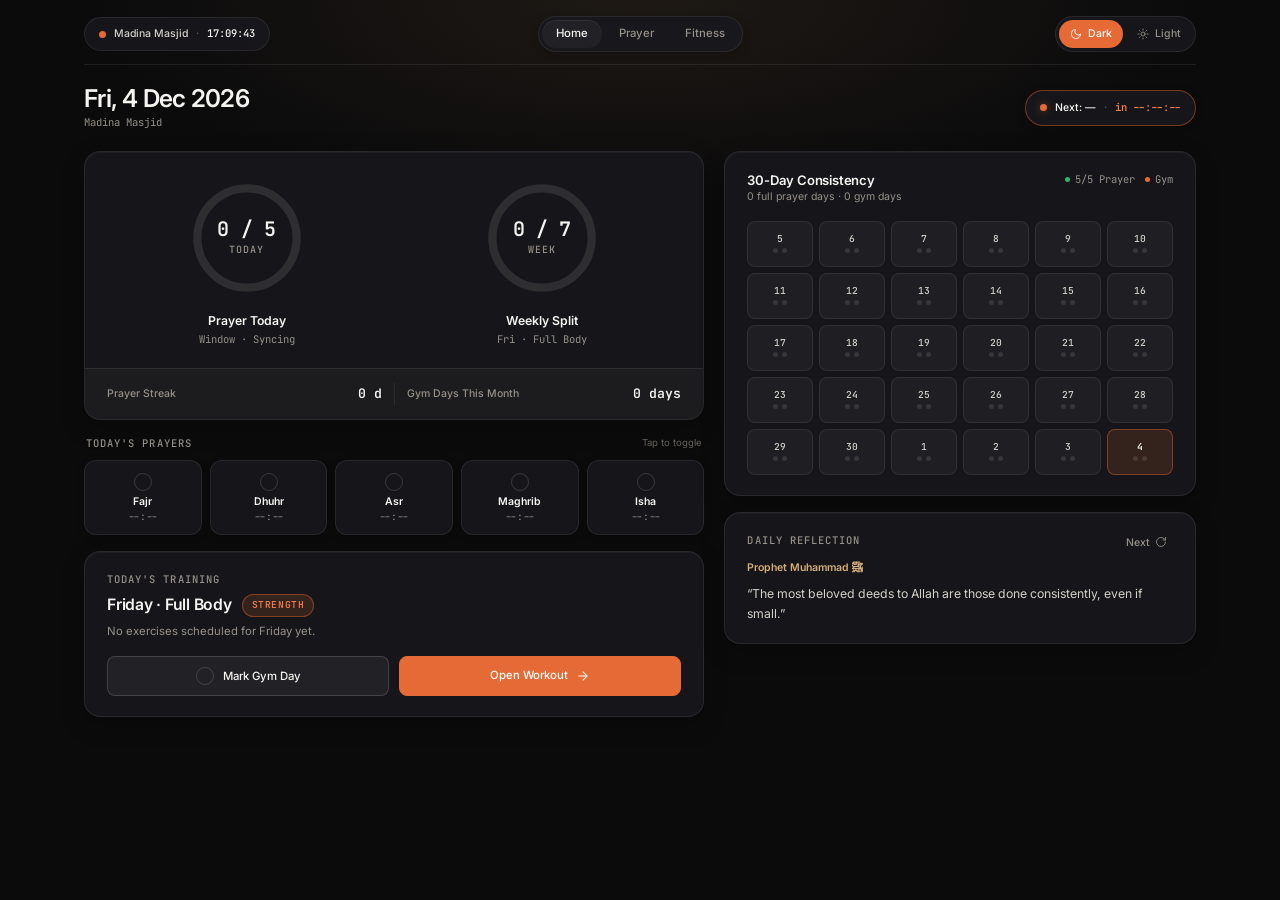
<file: index.html>
<!DOCTYPE html>
<html lang="en">
<head>
  <meta charset="UTF-8" />
  <meta name="viewport" content="width=device-width, initial-scale=1.0, viewport-fit=cover" />
  <meta name="apple-mobile-web-app-capable" content="yes" />
  <meta name="mobile-web-app-capable" content="yes" />
  <meta name="apple-mobile-web-app-status-bar-style" content="black-translucent" />
  <meta name="apple-mobile-web-app-title" content="SalahSync" />
  <meta name="theme-color" content="#0a0a0a" />
  <link rel="manifest" href="manifest.json?v=32" />
  <link rel="icon" type="image/svg+xml" href="icon.svg" />
  <link rel="apple-touch-icon" href="icon.svg" />
  <title>Home · Daily Prayer &amp; Training Dashboard</title>
  <meta name="description" content="Unified daily dashboard tracking prayer completion, live countdown, weekly training split, and 30-day consistency." />
  <link rel="preconnect" href="https://fonts.googleapis.com" />
  <link rel="preconnect" href="https://fonts.gstatic.com" crossorigin />
  <link href="https://fonts.googleapis.com/css2?family=Inter:wght@300;400;500;600;700&family=JetBrains+Mono:wght@400;500;600&display=swap" rel="stylesheet" />
  <link rel="stylesheet" href="tokens.css?v=32" />
  <link rel="stylesheet" href="styles.css?v=32" />
  <script src="storage.js?v=32"></script>
  <script src="theme.js?v=32"></script>
</head>
<body class="home-page">
  <div class="home-viewport">
    <div class="home-shell">
      <!-- Unified Single-Row Top Bar (Full Pill Controls) -->
      <header class="hud-topbar">
        <div class="hud-left">
          <div class="status-cluster">
            <span class="pill-dot is-loading" id="home-api-dot"></span>
            <span id="home-status-city">Madina Masjid</span>
            <span class="cluster-sep" aria-hidden="true">·</span>
            <span class="mono cluster-clock" id="home-clock">--:--:--</span>
          </div>
        </div>

        <nav class="hud-nav" aria-label="Site navigation">
          <a class="hud-tab hud-page-link is-active" href="index.html?v=32" aria-current="page">Home</a>
          <a class="hud-tab hud-page-link" href="prayer.html?v=32">Prayer</a>
          <a class="hud-tab hud-page-link" href="fitness.html?v=32">Fitness</a>
        </nav>

        <div class="hud-right">
          <div class="theme-switch" role="group" aria-label="Theme switcher">
            <button type="button" class="theme-opt is-active" data-set-theme="dark" aria-pressed="true">
              <svg class="icon icon-xs" viewBox="0 0 24 24" aria-hidden="true"><path d="M21 12.79A9 9 0 1 1 11.21 3 7 7 0 0 0 21 12.79z"/></svg>
              <span>Dark</span>
            </button>
            <button type="button" class="theme-opt" data-set-theme="light" aria-pressed="false">
              <svg class="icon icon-xs" viewBox="0 0 24 24" aria-hidden="true"><circle cx="12" cy="12" r="4"/><path d="M12 2v2M12 20v2M4.93 4.93l1.41 1.41M17.66 17.66l1.41 1.41M2 12h2M20 12h2M6.34 17.66l-1.41 1.41M19.07 4.93l-1.41 1.41"/></svg>
              <span>Light</span>
            </button>
          </div>
        </div>
      </header>

      <!-- 1. COMPACT HEADER & LIVE NEXT PRAYER STRIP -->
      <section class="home-header-strip" aria-label="Today's date and next prayer">
        <div class="home-date-stack">
          <h1 class="home-date-title ds-h1" id="home-date-title">—</h1>
          <div class="home-hijri-sub mono" id="home-hijri-sub">Syncing Hijri date…</div>
        </div>

        <a class="home-next-pill" href="prayer.html?v=32" aria-label="Open Prayer dashboard">
          <span class="home-next-dot" aria-hidden="true"></span>
          <span class="home-next-label" id="home-next-label">Next: —</span>
          <span class="cluster-sep" aria-hidden="true">·</span>
          <span class="home-next-countdown mono" id="home-next-countdown">in --:--:--</span>
        </a>
      </section>

      <!-- MAIN RESPONSIVE GRID (Mobile-First Single Column -> Balanced 2-Col Desktop) -->
      <main class="home-grid">
        <!-- PRIMARY COLUMN: Rings -> Quick Prayer Strip -> Today's Training -->
        <div class="home-col-main">
          <!-- 2. DUAL DISCIPLINE RINGS HERO CARD -->
          <section class="panel-dark home-rings-card" aria-label="Daily discipline progress">
            <div class="home-rings-grid">
              <!-- Left Ring (Emerald): Prayer Today -->
              <div class="home-ring-item">
                <div class="ring-visual">
                  <svg class="ring-svg" viewBox="0 0 120 120" aria-hidden="true">
                    <circle class="ring-track" cx="60" cy="60" r="48" />
                    <circle class="ring-arc ring-arc-emerald" id="ring-prayer-arc" cx="60" cy="60" r="48" />
                  </svg>
                  <div class="ring-center">
                    <span class="ring-val mono" id="ring-prayer-val">0 / 5</span>
                    <span class="ring-unit mono">TODAY</span>
                  </div>
                </div>
                <div class="ring-meta">
                  <div class="ring-title">Prayer Today</div>
                  <div class="ring-sub mono" id="ring-prayer-window">Window · —</div>
                </div>
              </div>

              <!-- Right Ring (Burnt Orange): Weekly Split -->
              <div class="home-ring-item">
                <div class="ring-visual">
                  <svg class="ring-svg" viewBox="0 0 120 120" aria-hidden="true">
                    <circle class="ring-track" cx="60" cy="60" r="48" />
                    <circle class="ring-arc ring-arc-orange" id="ring-gym-arc" cx="60" cy="60" r="48" />
                  </svg>
                  <div class="ring-center">
                    <span class="ring-val mono" id="ring-gym-val">0 / 7</span>
                    <span class="ring-unit mono">WEEK</span>
                  </div>
                </div>
                <div class="ring-meta">
                  <div class="ring-title">Weekly Split</div>
                  <div class="ring-sub mono" id="ring-gym-split">—</div>
                </div>
              </div>
            </div>

            <!-- Compact Footer Row: Prayer Streak & Gym Days This Month -->
            <div class="home-rings-footer">
              <div class="home-footer-stat">
                <span class="m-lbl">Prayer Streak</span>
                <span class="home-footer-val mono" id="home-prayer-streak">0 d</span>
              </div>
              <div class="home-footer-sep" aria-hidden="true"></div>
              <div class="home-footer-stat">
                <span class="m-lbl">Gym Days This Month</span>
                <span class="home-footer-val mono" id="home-gym-month">0 d</span>
              </div>
            </div>
          </section>

          <!-- 3. QUICK-TOGGLE 5-PRAYER STRIP -->
          <section class="home-prayer-section" aria-label="Quick toggle today's five prayers">
            <div class="home-section-head">
              <span class="home-micro-label mono">TODAY'S PRAYERS</span>
              <span class="home-micro-hint">Tap to toggle</span>
            </div>
            <div class="home-prayer-grid" id="home-prayer-grid" role="group" aria-label="Today's five prayers">
              <!-- Populated by home.js -->
            </div>
          </section>

          <!-- 4. TODAY'S TRAINING ACTION CARD -->
          <section class="panel-dark home-training-card" aria-label="Today's scheduled workout">
            <div class="home-training-top">
              <div>
                <div class="home-micro-label mono">TODAY'S TRAINING</div>
                <div class="home-training-title-row">
                  <h2 class="home-training-title" id="home-workout-title">Today’s Workout</h2>
                  <span class="badge badge-accent" id="home-workout-cat">STRENGTH</span>
                </div>
                <div class="home-training-meta" id="home-workout-meta">Loading routine…</div>
              </div>
            </div>

            <div class="home-training-actions">
              <button type="button" class="gym-check-btn home-gym-btn" id="home-btn-mark-gym" aria-pressed="false">
                <span class="gym-check-circle" aria-hidden="true">✓</span>
                <span id="home-btn-mark-gym-text">Mark Gym Day</span>
              </button>
              <a class="btn btn-primary btn-lg home-open-workout" href="fitness.html?v=32">
                <span>Open Workout</span>
                <svg class="icon icon-sm" viewBox="0 0 24 24" aria-hidden="true"><path d="M5 12h14"/><path d="m12 5 7 7-7 7"/></svg>
              </a>
            </div>
          </section>
        </div>

        <!-- SECONDARY COLUMN: 30-Day Dual-Dot Consistency Grid & Daily Reflection -->
        <div class="home-col-side">
          <!-- 5A. COMBINED 30-DAY CONSISTENCY GRID -->
          <section class="panel-dark home-consistency-card" aria-label="30-day consistency grid">
            <div class="home-card-head">
              <div>
                <h2 class="panel-heading">30-Day Consistency</h2>
                <div class="panel-sub" id="home-consistency-sub">Last 30 days · Prayer &amp; Training</div>
              </div>
              <div class="hc-legend mono">
                <span class="hc-legend-item"><span class="hc-dot hc-dot-prayer is-on"></span>5/5 Prayer</span>
                <span class="hc-legend-item"><span class="hc-dot hc-dot-gym is-on"></span>Gym</span>
              </div>
            </div>

            <div class="hc-grid" id="home-consistency-grid">
              <!-- Populated by home.js -->
            </div>
          </section>

          <!-- 5B. DAILY REFLECTION CARD -->
          <section class="panel-dark home-reflection-card" aria-label="Daily reflection">
            <div class="home-card-head">
              <span class="home-micro-label mono">DAILY REFLECTION</span>
              <button type="button" class="home-cycle-btn" id="home-ref-next" aria-label="Next reflection">
                <span>Next</span>
                <svg class="icon icon-xs" viewBox="0 0 24 24" aria-hidden="true"><path d="M21 12a9 9 0 1 1-2.64-6.36L21 8"/><path d="M21 3v5h-5"/></svg>
              </button>
            </div>
            <div class="home-ref-source" id="home-ref-source">Qur’an 13:28</div>
            <blockquote class="home-ref-quote" id="home-ref-quote">
              “Verily, in the remembrance of Allah do hearts find rest.”
            </blockquote>
          </section>
        </div>
      </main>
    </div>
  </div>

  <!-- Mobile Fixed Frosted Bottom Tab Bar (< 768px) -->
  <nav class="mobile-bottom-nav" aria-label="Mobile navigation">
    <a class="mbn-item is-active" href="index.html?v=32" aria-current="page">
      <svg class="icon icon-lg" viewBox="0 0 24 24" aria-hidden="true"><path d="m3 9 9-7 9 7v11a2 2 0 0 1-2 2H5a2 2 0 0 1-2-2z"/><polyline points="9 22 9 12 15 12 15 22"/></svg>
      <span>Home</span>
    </a>
    <a class="mbn-item" href="prayer.html?v=32">
      <svg class="icon icon-lg" viewBox="0 0 24 24" aria-hidden="true"><path d="M21 12.79A9 9 0 1 1 11.21 3 7 7 0 0 0 21 12.79z"/></svg>
      <span>Prayer</span>
    </a>
    <a class="mbn-item" href="fitness.html?v=32">
      <svg class="icon icon-lg" viewBox="0 0 24 24" aria-hidden="true"><path d="M6.5 6.5 17.5 17.5"/><path d="m21 21-1-1"/><path d="m3 3 1 1"/><path d="m18 22 4-4"/><path d="m2 6 4-4"/><path d="m3 10 7-7"/><path d="m14 21 7-7"/></svg>
      <span>Fitness</span>
    </a>
  </nav>

  <script src="home.js?v=32"></script>
</body>
</html>
</file>
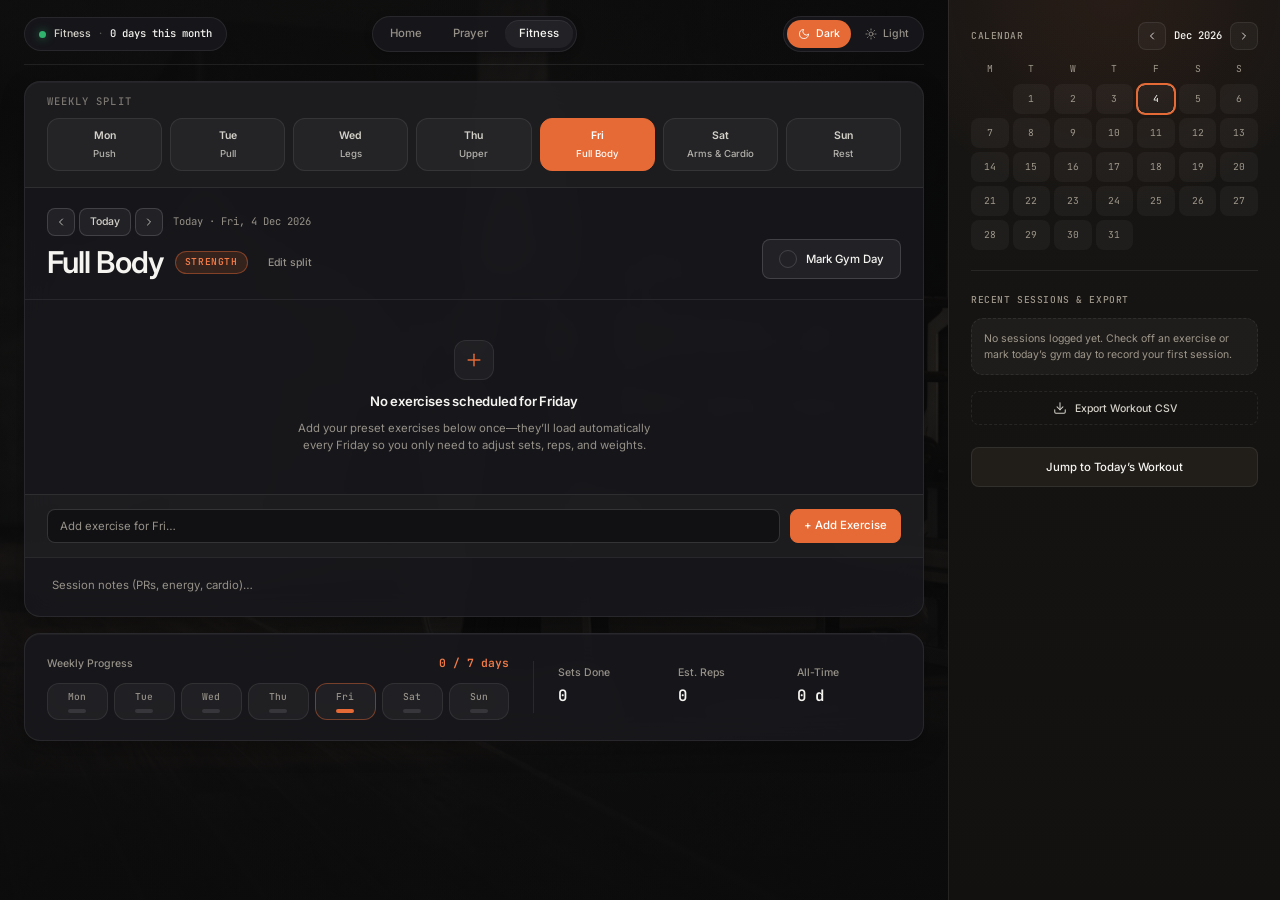
<file: fitness.html>
<!DOCTYPE html>
<html lang="en">
<head>
  <meta charset="UTF-8" />
  <meta name="viewport" content="width=device-width, initial-scale=1.0, viewport-fit=cover" />
  <meta name="apple-mobile-web-app-capable" content="yes" />
  <meta name="mobile-web-app-capable" content="yes" />
  <meta name="apple-mobile-web-app-status-bar-style" content="black-translucent" />
  <meta name="apple-mobile-web-app-title" content="SalahSync" />
  <meta name="theme-color" content="#0a0a0a" />
  <link rel="manifest" href="manifest.json?v=32" />
  <link rel="icon" type="image/svg+xml" href="icon.svg" />
  <link rel="apple-touch-icon" href="icon.svg" />
  <title>GymSync · Personal Training &amp; Workout Tracker</title>
  <meta name="description" content="Minimalist weekly workout routine planner, per-set exercise logger, and gym calendar." />
  <link rel="preconnect" href="https://fonts.googleapis.com" />
  <link rel="preconnect" href="https://fonts.gstatic.com" crossorigin />
  <link href="https://fonts.googleapis.com/css2?family=Inter:wght@300;400;500;600;700&family=JetBrains+Mono:wght@400;500;600&display=swap" rel="stylesheet" />
  <link rel="stylesheet" href="tokens.css?v=32" />
  <link rel="stylesheet" href="styles.css?v=32" />
  <script src="storage.js?v=32"></script>
  <script src="theme.js?v=32"></script>
</head>
<body class="fitness-page">
  <div class="viewport-frame">
    <!-- LEFT MAIN WORKSPACE -->
    <div class="left-column fitness-left">
      <!-- Subtle Translucent Gym Backdrop -->
      <img class="fitness-page-bg" src="./fitness-bg.jpg" alt="" aria-hidden="true" />
      <div class="fitness-page-overlay" aria-hidden="true"></div>

      <!-- Unified Single-Row Top Bar -->
      <header class="hud-topbar">
        <div class="hud-left">
          <div class="status-cluster">
            <span class="pill-dot"></span>
            <span>Fitness</span>
            <span class="cluster-sep" aria-hidden="true">·</span>
            <span class="mono cluster-clock" id="gym-widget-month">0 days this month</span>
          </div>
        </div>

        <nav class="hud-nav" aria-label="Site navigation">
          <a class="hud-tab hud-page-link" href="index.html?v=32">Home</a>
          <a class="hud-tab hud-page-link" href="prayer.html?v=32">Prayer</a>
          <a class="hud-tab hud-page-link is-active" href="fitness.html?v=32" aria-current="page">Fitness</a>
        </nav>

        <div class="hud-right">
          <div class="theme-switch" role="group" aria-label="Theme switcher">
            <button type="button" class="theme-opt is-active" data-set-theme="dark" aria-pressed="true">
              <svg class="icon icon-xs" viewBox="0 0 24 24" aria-hidden="true"><path d="M21 12.79A9 9 0 1 1 11.21 3 7 7 0 0 0 21 12.79z"/></svg>
              <span>Dark</span>
            </button>
            <button type="button" class="theme-opt" data-set-theme="light" aria-pressed="false">
              <svg class="icon icon-xs" viewBox="0 0 24 24" aria-hidden="true"><circle cx="12" cy="12" r="4"/><path d="M12 2v2M12 20v2M4.93 4.93l1.41 1.41M17.66 17.66l1.41 1.41M2 12h2M20 12h2M6.34 17.66l-1.41 1.41M19.07 4.93l-1.41 1.41"/></svg>
              <span>Light</span>
            </button>
          </div>
        </div>
      </header>

      <!-- MAIN WORKOUT FOCAL CARD -->
      <section class="panel-dark workout-stage-card" aria-label="Today's workout">
        <!-- 1. Clear Mon–Sun Weekly Selector -->
        <div class="weekday-bar-wrap">
          <div class="weekday-bar-label mono">WEEKLY SPLIT</div>
          <div class="weekday-bar workout-week-bar" id="weekday-bar" role="tablist" aria-label="Weekly routine days">
            <!-- Populated by fitness.js -->
          </div>
        </div>

        <!-- 2. Prominent Workout Title, Category & Day Controls -->
        <div class="workout-hero-header">
          <div class="workout-hero-left">
            <div class="workout-date-row">
              <div class="day-nav-inline">
                <button class="sq-btn sq-btn-sm" id="btn-prev-day" type="button" aria-label="Previous day">
                  <svg class="icon icon-xs" viewBox="0 0 24 24" aria-hidden="true"><path d="m15 18-6-6 6-6"/></svg>
                </button>
                <button class="hud-btn hud-btn-sm" id="btn-today" type="button">Today</button>
                <button class="sq-btn sq-btn-sm" id="btn-next-day" type="button" aria-label="Next day">
                  <svg class="icon icon-xs" viewBox="0 0 24 24" aria-hidden="true"><path d="m9 18 6-6-6-6"/></svg>
                </button>
              </div>
              <span class="workout-date-label mono" id="selected-date-title">Today</span>
            </div>

            <div class="workout-title-row">
              <h1 class="workout-display-title ds-h1" id="workout-display-title">Workout</h1>
              <span class="workout-cat-pill badge badge-accent" id="workout-cat-pill">TRAINING</span>
              <button type="button" class="edit-split-trigger" id="btn-toggle-split-editor" aria-expanded="false">
                Edit split
              </button>
            </div>
          </div>

          <button class="gym-check-btn" id="btn-toggle-gym" type="button" aria-pressed="false">
            <span class="gym-check-circle" aria-hidden="true">✓</span>
            <span id="btn-toggle-gym-text">Mark Gym Day</span>
          </button>
        </div>

        <!-- Collapsible Split Editor (keeps main screen uncluttered) -->
        <div class="split-editor-drawer" id="split-editor-drawer" hidden>
          <div class="split-editor-inner">
            <label class="workout-field">
              <span class="m-lbl" id="split-day-label">Workout Name</span>
              <input
                type="text"
                id="workout-title-input"
                class="dark-input"
                placeholder="e.g. Push, Pull, Legs & Abs, Rest…"
                autocomplete="off"
              />
            </label>
            <div class="split-presets" aria-label="Quick training categories">
              <button type="button" class="preset-chip" data-split="Push">Push</button>
              <button type="button" class="preset-chip" data-split="Pull">Pull</button>
              <button type="button" class="preset-chip" data-split="Legs">Legs</button>
              <button type="button" class="preset-chip" data-split="Upper">Upper</button>
              <button type="button" class="preset-chip" data-split="Lower">Lower</button>
              <button type="button" class="preset-chip" data-split="Full Body">Full Body</button>
              <button type="button" class="preset-chip" data-split="Rest">Rest</button>
            </div>
          </div>
        </div>

        <!-- 3. Clean Exercise List with Individual Per-Set Editing -->
        <div class="exercise-list-wrap workout-list-wrap">
          <div class="exercise-list-head-simple mono" id="exercise-list-head">
            <span id="list-day-heading">Exercises</span>
            <span>Sets · Reps · Weight</span>
          </div>
          <div class="exercise-list" id="exercise-list">
            <!-- Populated by fitness.js -->
          </div>
        </div>

        <!-- 4. Simple Inline Exercise Adder -->
        <form class="quick-add-row" id="add-preset-form">
          <input
            type="text"
            id="input-preset-exercise"
            class="dark-input"
            placeholder="Add exercise…"
            autocomplete="off"
            required
          />
          <button type="submit" class="hud-btn hud-btn-accent add-preset-btn">+ Add Exercise</button>
        </form>

        <!-- 5. Compact Session Notes -->
        <div class="workout-notes-bar compact-notes">
          <input
            type="text"
            id="workout-notes-input"
            class="dark-input notes-single-input"
            placeholder="Session notes (PRs, energy, cardio)…"
            autocomplete="off"
          />
        </div>
      </section>

      <!-- COMPACT UNIFIED TRAINING SUMMARY STRIP (Matches Prayer Daily Progress) -->
      <section class="panel-dark fitness-summary-strip" aria-label="Weekly training progress">
        <div class="fs-left">
          <div class="fs-head">
            <span class="dp-label">Weekly Progress</span>
            <span class="mono fs-week-count" id="stat-week-days">0 / 7 days</span>
          </div>
          <div class="fs-week-pills" id="week-progress-pills">
            <!-- Populated by fitness.js -->
          </div>
        </div>

        <div class="dp-divider" aria-hidden="true"></div>

        <div class="dp-metrics">
          <div class="dp-metric">
            <span class="m-lbl">Sets Done</span>
            <span class="dp-metric-val mono" id="stat-day-sets">0 / 0</span>
          </div>
          <div class="dp-metric">
            <span class="m-lbl">Est. Reps</span>
            <span class="dp-metric-val mono" id="stat-day-reps">0</span>
          </div>
          <div class="dp-metric">
            <span class="m-lbl">All-Time</span>
            <span class="dp-metric-val mono" id="stat-all-days">0 d</span>
          </div>
        </div>
      </section>
    </div>

    <!-- QUIETER RIGHT SIDEBAR (Calendar & Recent Sessions) -->
    <aside class="inspector-sidebar fitness-sidebar" aria-label="Gym Calendar and Recent Sessions">
      <div class="inspector-body">
        <div class="sidebar-block">
          <div class="gym-cal-head">
            <span class="insp-label">Calendar</span>
            <div class="cal-nav-group">
              <button type="button" class="cal-nav-btn" id="cal-prev" aria-label="Previous month">
                <svg class="icon icon-xs" viewBox="0 0 24 24" aria-hidden="true"><path d="m15 18-6-6 6-6"/></svg>
              </button>
              <span class="mono gym-cal-month" id="cal-month-label">Month Year</span>
              <button type="button" class="cal-nav-btn" id="cal-next" aria-label="Next month">
                <svg class="icon icon-xs" viewBox="0 0 24 24" aria-hidden="true"><path d="m9 18 6-6-6-6"/></svg>
              </button>
            </div>
          </div>

          <div class="gym-cal-weekdays mono">
            <span>M</span><span>T</span><span>W</span><span>T</span><span>F</span><span>S</span><span>S</span>
          </div>
          <div class="gym-cal-grid" id="gym-cal-grid"></div>
        </div>

        <hr class="divider" />

        <details class="sidebar-accordion" open>
          <summary class="sidebar-accordion-summary">
            <span class="insp-label">Recent Sessions &amp; Export</span>
            <svg class="icon icon-xs accordion-chevron" viewBox="0 0 24 24" aria-hidden="true"><path d="m6 9 6 6 6-6"/></svg>
          </summary>
          <div class="sidebar-block sidebar-accordion-body">
            <div class="recent-list" id="recent-list"></div>
            <div class="insp-bottom-actions">
              <button type="button" class="insp-ghost-btn" id="btn-export-fitness">
                <svg class="icon icon-sm" viewBox="0 0 24 24" aria-hidden="true"><path d="M21 15v4a2 2 0 0 1-2 2H5a2 2 0 0 1-2-2v-4"/><polyline points="7 10 12 15 17 10"/><line x1="12" y1="15" x2="12" y2="3"/></svg>
                <span>Export Workout CSV</span>
              </button>
            </div>
          </div>
        </details>
      </div>

      <button class="inspector-cta" id="btn-jump-today-cta" type="button">
        Jump to Today’s Workout
      </button>
    </aside>
  </div>

  <!-- Mobile Fixed Frosted Bottom Tab Bar (< 768px) -->
  <nav class="mobile-bottom-nav" aria-label="Mobile navigation">
    <a class="mbn-item" href="index.html?v=32">
      <svg class="icon icon-lg" viewBox="0 0 24 24" aria-hidden="true"><path d="m3 9 9-7 9 7v11a2 2 0 0 1-2 2H5a2 2 0 0 1-2-2z"/><polyline points="9 22 9 12 15 12 15 22"/></svg>
      <span>Home</span>
    </a>
    <a class="mbn-item" href="prayer.html?v=32">
      <svg class="icon icon-lg" viewBox="0 0 24 24" aria-hidden="true"><path d="M21 12.79A9 9 0 1 1 11.21 3 7 7 0 0 0 21 12.79z"/></svg>
      <span>Prayer</span>
    </a>
    <a class="mbn-item is-active" href="fitness.html?v=32" aria-current="page">
      <svg class="icon icon-lg" viewBox="0 0 24 24" aria-hidden="true"><path d="M6.5 6.5 17.5 17.5"/><path d="m21 21-1-1"/><path d="m3 3 1 1"/><path d="m18 22 4-4"/><path d="m2 6 4-4"/><path d="m3 10 7-7"/><path d="m14 21 7-7"/></svg>
      <span>Fitness</span>
    </a>
  </nav>

  <script src="fitness.js?v=32"></script>
</body>
</html>
</file>
<file: tokens.css>
/* ==========================================================================
   SALAH / GYM SYNC — UNIFIED DESIGN SYSTEM TOKENS & PRIMITIVES
   Premium Minimalist Dark UI · Charcoal · Warm Orange · Subtle Bronze
   ========================================================================== */

:root {
  /* ------------------------------------------------------------------------
     1. COLOR SYSTEM — DARK CHARCOAL DEFAULT
     ------------------------------------------------------------------------ */
  /* Canvas & Surfaces (+2.5–3% card elevation relative to canvas) */
  --bg-canvas: #0b0b0c;
  --bg-surface: #151518;
  --bg-panel: rgba(25, 25, 29, 0.88);
  --bg-panel-solid: #1a1a1e;
  --bg-elevated: #212126;
  --bg-hover: #2a2a30;
  --bg-input: #111114;

  /* Subtle Nested Surfaces */
  --surface-subtle: rgba(255, 255, 255, 0.04);
  --surface-subtle-hover: rgba(255, 255, 255, 0.08);
  --surface-band: rgba(255, 255, 255, 0.024);
  --surface-glass-chip: rgba(22, 22, 26, 0.76);
  --surface-track: rgba(255, 255, 255, 0.1);

  /* Right Inspector Sidebar (Refined Obsidian-Bronze) */
  --sidebar-top: #181614;
  --sidebar-mid: #151311;
  --sidebar-bot: #12110f;
  --sidebar-glow: rgba(229, 106, 53, 0.08);
  --sidebar-text: #f5f4f0;
  --sidebar-text-soft: #d4d1c9;
  --sidebar-muted: #9e978b;
  --sidebar-border: rgba(255, 255, 255, 0.08);
  --sidebar-surface: rgba(255, 255, 255, 0.04);
  --sidebar-surface-hover: rgba(255, 255, 255, 0.085);
  --sidebar-cta: #211e1a;
  --sidebar-cta-hover: #2b2620;

  /* Typography Colors */
  --text: #f5f4f0;
  --text-soft: #d4d1c9;
  --text-muted: #969188;
  --text-inverse: #ffffff;

  /* Primary Accent — Warm Orange */
  --orange: #e56a35;
  --orange-hover: #ee7a47;
  --orange-active: #d45b27;
  --orange-text: #f07b47;
  --orange-soft: rgba(229, 106, 53, 0.14);
  --orange-border: rgba(229, 106, 53, 0.44);
  --orange-glow: rgba(229, 106, 53, 0.16);

  /* Secondary Detail Accent — Subtle Bronze */
  --bronze: #c89a64;
  --bronze-text: #d6ac78;
  --bronze-soft: rgba(200, 154, 100, 0.13);
  --bronze-border: rgba(200, 154, 100, 0.36);
  --bronze-glow: rgba(196, 146, 92, 0.1);

  /* Functional Success — Muted Emerald */
  --green: #2fb36d;
  --green-text: #3cc87d;
  --green-soft: rgba(47, 179, 109, 0.14);
  --green-border: rgba(47, 179, 109, 0.42);
  --green-ink: #061b0f;

  /* Borders & Separators */
  --border-subtle: rgba(255, 255, 255, 0.05);
  --border: rgba(255, 255, 255, 0.08);
  --border-strong: rgba(255, 255, 255, 0.15);
  --divider: rgba(255, 255, 255, 0.09);

  /* Loading Skeleton */
  --skeleton-base: rgba(255, 255, 255, 0.06);
  --skeleton-shine: rgba(255, 255, 255, 0.12);

  /* Elevation & Restrained Glassmorphism */
  --blur-sm: 10px;
  --blur-md: 16px;
  --shadow-sm: 0 2px 8px rgba(0, 0, 0, 0.2);
  --shadow-card: 0 1px 0 rgba(255, 255, 255, 0.04) inset, 0 8px 24px rgba(0, 0, 0, 0.24);
  --shadow-focus: 0 0 0 3px rgba(229, 106, 53, 0.22);

  /* ------------------------------------------------------------------------
     2. TYPOGRAPHY SCALE & RHYTHM
     ------------------------------------------------------------------------ */
  --font-sans: "Inter", -apple-system, BlinkMacSystemFont, "SF Pro Text", "Segoe UI", sans-serif;
  --font-mono: "JetBrains Mono", ui-monospace, SFMono-Regular, monospace;

  --text-2xs: 0.6875rem; /* 11px — micro mono badges, calendar weekdays */
  --text-xs: 0.75rem;    /* 12px — labels, kickers, metadata, table headers */
  --text-sm: 0.8125rem;  /* 13px — buttons, inputs, secondary copy */
  --text-base: 0.875rem; /* 14px — primary body copy */
  --text-md: 0.9375rem;  /* 15px — panel headings */
  --text-lg: 1.125rem;   /* 18px — card sub-display values */
  --text-xl: 1.375rem;   /* 22px — KPI metrics */
  --text-2xl: clamp(1.65rem, 2.6vw, 2.15rem);    /* Page focal title */
  --text-display: clamp(2.4rem, 4.4vw, 3.35rem); /* Hero display */

  --leading-tight: 1.1;
  --leading-snug: 1.3;
  --leading-normal: 1.5;
  --leading-relaxed: 1.6;

  --tracking-tight: -0.03em;
  --tracking-snug: -0.015em;
  --tracking-wide: 0.06em;
  --tracking-kicker: 0.12em;

  /* ------------------------------------------------------------------------
     3. SPACING, RADII, CONTROLS & ICON SIZES
     ------------------------------------------------------------------------ */
  --space-1: 4px;
  --space-2: 8px;
  --space-3: 12px;
  --space-4: 16px;
  --space-5: 20px;
  --space-6: 24px;
  --space-8: 32px;
  --space-10: 40px;

  --shell-pad-x: 24px;
  --shell-pad-y: 16px;
  --section-gap: 16px;
  --card-pad-x: 22px;
  --card-pad-y: 20px;
  --sidebar-width: 332px;
  --sidebar-pad: 22px;

  --r-xs: 6px;
  --r-sm: 8px;
  --r-md: 12px;
  --r-lg: 16px;
  --r-pill: 999px;

  --ctrl-sm: 28px;
  --ctrl-md: 34px;
  --ctrl-lg: 40px;

  --icon-xs: 12px;
  --icon-sm: 14px;
  --icon-md: 16px;
  --icon-lg: 20px;

  /* ------------------------------------------------------------------------
     4. MOTION & TRANSITIONS
     ------------------------------------------------------------------------ */
  --dur-fast: 140ms;
  --dur-base: 180ms;
  --dur-slow: 320ms;
  --ease: cubic-bezier(0.22, 1, 0.36, 1);
}

/* ==========================================================================
   LIGHT MODE THEME TOKENS (Preserves High-Contrast Botanical Light Theme)
   ========================================================================== */
[data-theme="light"] {
  --bg-canvas: #ebf0ed;
  --bg-surface: #e2eae5;
  --bg-panel: rgba(255, 255, 255, 0.94);
  --bg-panel-solid: #ffffff;
  --bg-elevated: #f1f6f3;
  --bg-hover: #e4ede8;
  --bg-input: #f8fbf9;

  --surface-subtle: rgba(10, 25, 19, 0.04);
  --surface-subtle-hover: rgba(10, 25, 19, 0.08);
  --surface-band: rgba(10, 25, 19, 0.028);
  --surface-glass-chip: rgba(255, 255, 255, 0.92);
  --surface-track: rgba(10, 25, 19, 0.12);

  --sidebar-top: #0f5c47;
  --sidebar-mid: #147359;
  --sidebar-bot: #1a886a;
  --sidebar-glow: rgba(255, 215, 154, 0.12);
  --sidebar-text: #ffffff;
  --sidebar-text-soft: rgba(255, 255, 255, 0.92);
  --sidebar-muted: #def5ec;
  --sidebar-border: rgba(255, 255, 255, 0.24);
  --sidebar-surface: rgba(255, 255, 255, 0.14);
  --sidebar-surface-hover: rgba(255, 255, 255, 0.24);
  --sidebar-cta: #0a4636;
  --sidebar-cta-hover: #073629;

  --text: #0b1712;
  --text-soft: #1d332a;
  --text-muted: #466055;
  --text-inverse: #ffffff;

  --orange: #d44716;
  --orange-hover: #bd3c10;
  --orange-active: #a3320b;
  --orange-text: #9e3009;
  --orange-soft: rgba(212, 71, 22, 0.12);
  --orange-border: rgba(185, 58, 14, 0.48);
  --orange-glow: rgba(212, 71, 22, 0.14);

  --bronze: #8a5616;
  --bronze-text: #693f0c;
  --bronze-soft: rgba(168, 112, 38, 0.14);
  --bronze-border: rgba(138, 86, 22, 0.48);
  --bronze-glow: rgba(18, 145, 66, 0.08);

  --green: #12803c;
  --green-text: #095727;
  --green-soft: rgba(18, 128, 60, 0.14);
  --green-border: rgba(14, 107, 49, 0.48);
  --green-ink: #ffffff;

  --border-subtle: rgba(10, 25, 19, 0.065);
  --border: rgba(10, 25, 19, 0.11);
  --border-strong: rgba(10, 25, 19, 0.2);
  --divider: rgba(10, 25, 19, 0.1);

  --skeleton-base: rgba(10, 25, 19, 0.07);
  --skeleton-shine: rgba(10, 25, 19, 0.13);

  --shadow-sm: 0 1px 4px rgba(10, 25, 19, 0.06);
  --shadow-card: 0 1px 2px rgba(10, 25, 19, 0.04), 0 8px 24px rgba(10, 25, 19, 0.05);
  --shadow-focus: 0 0 0 3px rgba(227, 83, 32, 0.2);
}

/* ==========================================================================
   BASE RESET & TYPOGRAPHY DEFAULTS
   ========================================================================== */
*,
*::before,
*::after {
  box-sizing: border-box;
}

html {
  scroll-behavior: smooth;
  color-scheme: dark;
  scrollbar-color: rgba(255, 255, 255, 0.18) transparent;
  scrollbar-width: thin;
}

html[data-theme="light"] {
  color-scheme: light;
  scrollbar-color: rgba(10, 25, 19, 0.22) transparent;
}

.is-theme-switching *,
.is-theme-switching *::before,
.is-theme-switching *::after {
  transition: none !important;
}

::-webkit-scrollbar {
  width: 8px;
  height: 8px;
}

::-webkit-scrollbar-track {
  background: transparent;
}

::-webkit-scrollbar-thumb {
  background: rgba(255, 255, 255, 0.16);
  border-radius: 999px;
  border: 2px solid transparent;
  background-clip: content-box;
}

::-webkit-scrollbar-thumb:hover {
  background: rgba(255, 255, 255, 0.28);
  border: 2px solid transparent;
  background-clip: content-box;
}

[data-theme="light"] ::-webkit-scrollbar-thumb {
  background: rgba(10, 25, 19, 0.2);
  border: 2px solid transparent;
  background-clip: content-box;
}

html,
body {
  margin: 0;
  padding: 0;
  min-height: 100vh;
  background: var(--bg-canvas);
  color: var(--text);
  font-family: var(--font-sans);
  font-size: var(--text-base);
  line-height: var(--leading-normal);
  -webkit-font-smoothing: antialiased;
  -moz-osx-font-smoothing: grayscale;
}

.mono {
  font-family: var(--font-mono);
  font-variant-numeric: tabular-nums;
}

button,
input,
select,
textarea {
  font: inherit;
  color: inherit;
}

button:focus-visible,
a:focus-visible,
input:focus-visible,
select:focus-visible,
textarea:focus-visible {
  outline: 2px solid var(--orange);
  outline-offset: 2px;
}

/* ==========================================================================
   HEADING HIERARCHY PRIMITIVES
   ========================================================================== */
.ds-display {
  margin: 0;
  font-size: var(--text-display);
  font-weight: 600;
  letter-spacing: -0.035em;
  line-height: 1.05;
  color: var(--text);
}

.ds-h1 {
  margin: 0;
  font-size: var(--text-2xl);
  font-weight: 600;
  letter-spacing: var(--tracking-tight);
  line-height: var(--leading-tight);
  color: var(--text);
}

.ds-h2,
.panel-heading {
  margin: 0;
  font-size: var(--text-md);
  font-weight: 600;
  letter-spacing: var(--tracking-snug);
  line-height: var(--leading-snug);
  color: var(--text);
}

.ds-h3 {
  margin: 0;
  font-size: var(--text-base);
  font-weight: 600;
  letter-spacing: -0.01em;
  line-height: var(--leading-snug);
  color: var(--text);
}

.ds-kicker {
  font-family: var(--font-mono);
  font-size: var(--text-2xs);
  font-weight: 600;
  letter-spacing: var(--tracking-kicker);
  text-transform: uppercase;
  color: var(--orange-text);
}

.ds-label,
.dp-label,
.m-lbl {
  font-size: var(--text-xs);
  font-weight: 500;
  line-height: var(--leading-snug);
  color: var(--text-muted);
}

.ds-caption,
.panel-sub {
  font-size: var(--text-xs);
  line-height: var(--leading-normal);
  color: var(--text-muted);
}

/* ==========================================================================
   ICON STANDARD (Consistent Stroke & Sizing)
   ========================================================================== */
.icon {
  display: inline-block;
  width: var(--icon-md);
  height: var(--icon-md);
  flex-shrink: 0;
  stroke: currentColor;
  fill: none;
  stroke-width: 1.75;
  stroke-linecap: round;
  stroke-linejoin: round;
  vertical-align: middle;
}

.icon-xs {
  width: var(--icon-xs);
  height: var(--icon-xs);
}

.icon-sm {
  width: var(--icon-sm);
  height: var(--icon-sm);
}

.icon-md {
  width: var(--icon-md);
  height: var(--icon-md);
}

.icon-lg {
  width: var(--icon-lg);
  height: var(--icon-lg);
}

/* ==========================================================================
   REUSABLE BUTTON SYSTEM (Primary / Secondary / Ghost / Icon / Sizes)
   ========================================================================== */
.btn,
.hud-btn,
.sq-btn,
.btn-3d,
.step-btn,
.tiny-step,
.cal-nav-btn {
  display: inline-flex;
  align-items: center;
  justify-content: center;
  gap: var(--space-2);
  height: var(--ctrl-md);
  padding: 0 13px;
  border-radius: var(--r-sm);
  border: 1px solid var(--border-strong);
  background: var(--bg-elevated);
  color: var(--text-soft);
  font-size: var(--text-sm);
  font-weight: 500;
  line-height: 1;
  white-space: nowrap;
  cursor: pointer;
  user-select: none;
  transition:
    background-color var(--dur-fast) var(--ease),
    border-color var(--dur-fast) var(--ease),
    color var(--dur-fast) var(--ease),
    transform var(--dur-fast) var(--ease);
}

.btn:hover:not(:disabled),
.hud-btn:hover:not(:disabled),
.sq-btn:hover:not(:disabled),
.btn-3d:hover:not(:disabled),
.step-btn:hover:not(:disabled),
.tiny-step:hover:not(:disabled),
.cal-nav-btn:hover:not(:disabled) {
  background: var(--bg-hover);
  border-color: var(--border-strong);
  color: var(--text);
}

.btn:active:not(:disabled),
.hud-btn:active:not(:disabled),
.sq-btn:active:not(:disabled),
.btn-3d:active:not(:disabled) {
  transform: scale(0.985);
}

.btn:disabled,
.hud-btn:disabled,
.sq-btn:disabled,
.step-btn:disabled,
.tiny-step:disabled {
  opacity: 0.32;
  cursor: not-allowed;
}

/* Primary (Warm Orange Accent) */
.btn-primary,
.hud-btn-accent,
.btn-3d.is-active {
  background: var(--orange);
  border-color: var(--orange);
  color: var(--text-inverse);
}

.btn-primary:hover:not(:disabled),
.hud-btn-accent:hover:not(:disabled),
.btn-3d.is-active:hover:not(:disabled) {
  background: var(--orange-hover);
  border-color: var(--orange-hover);
  color: var(--text-inverse);
}

/* Ghost Button */
.btn-ghost {
  background: transparent;
  border-color: transparent;
  color: var(--text-muted);
}

.btn-ghost:hover:not(:disabled) {
  background: var(--surface-subtle-hover);
  border-color: transparent;
  color: var(--text);
}

/* Square Icon Buttons */
.btn-icon,
.sq-btn {
  width: var(--ctrl-md);
  padding: 0;
}

/* Small Controls (28px) */
.btn-sm,
.hud-btn-sm {
  height: var(--ctrl-sm);
  padding: 0 10px;
  font-size: var(--text-xs);
}

.btn-icon.btn-sm,
.sq-btn-sm,
.step-btn,
.tiny-step,
.cal-nav-btn {
  width: var(--ctrl-sm);
  height: var(--ctrl-sm);
  padding: 0;
  font-size: var(--text-sm);
}

/* Large Control (40px) */
.btn-lg {
  height: var(--ctrl-lg);
  padding: 0 var(--space-4);
  border-radius: var(--r-sm);
}

.btn-full {
  width: 100%;
}

/* ==========================================================================
   REUSABLE CARD, SURFACE, BADGE & INPUT PRIMITIVES
   ========================================================================== */
.surface-card,
.panel-dark {
  background: var(--bg-panel);
  border: 1px solid var(--border);
  border-radius: var(--r-lg);
  box-shadow: var(--shadow-card);
  backdrop-filter: blur(var(--blur-md));
  -webkit-backdrop-filter: blur(var(--blur-md));
  overflow: hidden;
  display: flex;
  flex-direction: column;
}

.surface-sub {
  background: var(--surface-subtle);
  border: 1px solid var(--border);
  border-radius: var(--r-md);
}

.divider,
.dashed-divider {
  border: none;
  border-top: 1px solid var(--divider);
  margin: 0;
}

/* Status & Category Badges */
.badge {
  display: inline-flex;
  align-items: center;
  gap: 5px;
  padding: 3px 9px;
  border-radius: var(--r-pill);
  font-family: var(--font-mono);
  font-size: var(--text-2xs);
  font-weight: 500;
  letter-spacing: var(--tracking-wide);
  text-transform: uppercase;
  border: 1px solid var(--border);
  background: var(--surface-subtle);
  color: var(--text-muted);
}

.badge-accent {
  background: var(--orange-soft);
  border-color: var(--orange-border);
  color: var(--orange-text);
  font-weight: 600;
}

.badge-bronze {
  background: var(--bronze-soft);
  border-color: var(--bronze-border);
  color: var(--bronze-text);
  font-weight: 600;
}

.badge-success {
  background: var(--green-soft);
  border-color: var(--green-border);
  color: var(--green-text);
  font-weight: 600;
}

/* Form Controls */
.field-input,
.field-select,
.dark-input,
.dark-select {
  height: var(--ctrl-md);
  width: 100%;
  padding: 0 var(--space-3);
  border-radius: var(--r-sm);
  background: var(--bg-input);
  border: 1px solid var(--border-strong);
  color: var(--text);
  font-size: var(--text-sm);
  outline: none;
  transition:
    border-color var(--dur-fast) var(--ease),
    box-shadow var(--dur-fast) var(--ease),
    background-color var(--dur-fast) var(--ease);
}

.field-select,
.dark-select {
  width: auto;
  height: auto;
  min-height: var(--ctrl-md);
  min-width: 156px;
  line-height: 1.3;
  padding: 7px 32px 7px var(--space-3);
  cursor: pointer;
  appearance: none;
  -webkit-appearance: none;
  -moz-appearance: none;
  background-image: url("data:image/svg+xml,%3Csvg xmlns='http://www.w3.org/2000/svg' width='14' height='14' viewBox='0 0 24 24' fill='none' stroke='%23969188' stroke-width='2' stroke-linecap='round' stroke-linejoin='round'%3E%3Cpath d='m6 9 6 6 6-6'/%3E%3C/svg%3E");
  background-repeat: no-repeat;
  background-position: right 10px center;
  background-size: 14px 14px;
}

.field-select::picker-icon,
.dark-select::picker-icon {
  display: none;
}

[data-theme="light"] .field-select,
[data-theme="light"] .dark-select {
  background-image: url("data:image/svg+xml,%3Csvg xmlns='http://www.w3.org/2000/svg' width='14' height='14' viewBox='0 0 24 24' fill='none' stroke='%234b655a' stroke-width='2' stroke-linecap='round' stroke-linejoin='round'%3E%3Cpath d='m6 9 6 6 6-6'/%3E%3C/svg%3E");
}

.field-input:focus,
.field-select:focus,
.dark-input:focus,
.dark-select:focus {
  border-color: var(--orange);
  box-shadow: var(--shadow-focus);
}

.field-input::placeholder,
.dark-input::placeholder {
  color: var(--text-muted);
}

/* ==========================================================================
   LOADING STATES (Calm Shimmer Skeletons & Spinner)
   ========================================================================== */
@keyframes dsShimmer {
  0% {
    background-position: 200% 0;
  }
  100% {
    background-position: -200% 0;
  }
}

@keyframes dsSpin {
  to {
    transform: rotate(360deg);
  }
}

.skeleton {
  display: inline-block;
  border-radius: var(--r-xs);
  background: linear-gradient(
    90deg,
    var(--skeleton-base) 25%,
    var(--skeleton-shine) 50%,
    var(--skeleton-base) 75%
  );
  background-size: 200% 100%;
  animation: dsShimmer 1.6s linear infinite;
}

.skeleton-line {
  display: block;
  height: 12px;
  border-radius: var(--r-xs);
}

.skeleton-line-lg {
  height: 22px;
  border-radius: var(--r-sm);
}

.loading-state {
  display: flex;
  flex-direction: column;
  align-items: center;
  justify-content: center;
  gap: var(--space-3);
  padding: var(--space-8) var(--space-5);
  color: var(--text-muted);
  font-size: var(--text-sm);
  text-align: center;
}

.spinner {
  width: 18px;
  height: 18px;
  border-radius: 50%;
  border: 2px solid var(--border-strong);
  border-top-color: var(--orange);
  animation: dsSpin 700ms linear infinite;
}

/* ==========================================================================
   EMPTY STATES (Consistent Across Prayer & Fitness)
   ========================================================================== */
.empty-state,
.empty-state-box {
  display: flex;
  flex-direction: column;
  align-items: center;
  justify-content: center;
  text-align: center;
  gap: var(--space-2);
  padding: var(--space-10) var(--space-6);
}

.empty-state-compact {
  display: flex;
  flex-direction: column;
  align-items: flex-start;
  gap: var(--space-1);
  padding: var(--space-3);
  border-radius: var(--r-md);
  background: var(--sidebar-surface);
  border: 1px dashed var(--sidebar-border);
  color: var(--sidebar-muted);
  font-size: var(--text-xs);
  line-height: var(--leading-normal);
}

.empty-state-icon {
  width: 40px;
  height: 40px;
  border-radius: var(--r-md);
  background: var(--surface-subtle);
  border: 1px solid var(--border);
  display: grid;
  place-items: center;
  color: var(--orange);
  margin-bottom: var(--space-1);
}

.empty-state-icon-btn {
  padding: 0;
  cursor: pointer;
  transition:
    background-color var(--dur-fast) var(--ease),
    border-color var(--dur-fast) var(--ease),
    transform var(--dur-fast) var(--ease);
}

.empty-state-icon-btn:hover {
  background: var(--orange-soft);
  border-color: var(--orange-border);
  transform: translateY(-1px);
}

.empty-state-icon-btn:active {
  transform: scale(0.96);
}

.empty-state-box.is-rest .empty-state-icon,
.empty-state.is-calm .empty-state-icon {
  color: var(--bronze);
  background: var(--bronze-soft);
  border-color: var(--bronze-border);
}

.empty-state-title {
  font-size: var(--text-md);
  font-weight: 600;
  letter-spacing: var(--tracking-snug);
  color: var(--text);
}

.empty-state-sub {
  font-size: var(--text-sm);
  color: var(--text-muted);
  max-width: 380px;
  line-height: var(--leading-normal);
}

.empty-state-actions {
  margin-top: var(--space-2);
}

/* ==========================================================================
   REDUCED MOTION SUPPORT
   ========================================================================== */
@media (prefers-reduced-motion: reduce) {
  *,
  *::before,
  *::after {
    animation-duration: 0.01ms !important;
    animation-iteration-count: 1 !important;
    transition-duration: 0.01ms !important;
    scroll-behavior: auto !important;
  }
}
</file>
<file: styles.css>
/* ==========================================================================
   SALAH / GYM SYNC — COMPONENT & LAYOUT STYLESHEET
   Built exclusively on tokens.css · Unified Prayer & Fitness Product Shell
   ========================================================================== */

/* ==========================================================================
   1. APP SHELL & UNIFIED TOP BAR
   ========================================================================== */
.viewport-frame {
  display: grid;
  grid-template-columns: minmax(0, 1fr) var(--sidebar-width);
  min-height: 100vh;
  background:
    radial-gradient(ellipse 64% 38% at 34% 0%, var(--bronze-glow), transparent 64%),
    var(--bg-canvas);
}

.left-column {
  display: flex;
  flex-direction: column;
  padding: var(--shell-pad-y) var(--shell-pad-x) var(--space-8);
  gap: var(--section-gap);
  min-width: 0;
}

.hud-topbar {
  display: grid;
  grid-template-columns: 1fr auto 1fr;
  align-items: center;
  gap: var(--space-4);
  min-height: 46px;
  padding-bottom: var(--space-3);
  border-bottom: 1px solid var(--border);
}

.hud-left {
  display: flex;
  align-items: center;
  min-width: 0;
}

.hud-right {
  display: flex;
  align-items: center;
  justify-content: flex-end;
}

.status-cluster {
  display: inline-flex;
  align-items: center;
  gap: var(--space-2);
  height: var(--ctrl-md);
  padding: 0 14px;
  border-radius: var(--r-pill);
  background: var(--bg-panel);
  border: 1px solid var(--border);
  font-size: var(--text-xs);
  font-weight: 500;
  color: var(--text-soft);
  backdrop-filter: blur(var(--blur-sm));
  -webkit-backdrop-filter: blur(var(--blur-sm));
}

.cluster-sep {
  color: var(--text-muted);
  opacity: 0.55;
}

.cluster-clock {
  color: var(--text);
  font-size: var(--text-xs);
}

.pill-dot {
  width: 7px;
  height: 7px;
  border-radius: 50%;
  background: var(--green);
  box-shadow: 0 0 8px rgba(47, 179, 109, 0.55);
  flex-shrink: 0;
  transition: background-color var(--dur-base) var(--ease);
}

.pill-dot.is-loading {
  background: var(--bronze);
  box-shadow: 0 0 8px var(--bronze-border);
}

.pill-dot.is-error {
  background: var(--orange);
  box-shadow: none;
}

/* Segmented Controls (Topbar Full Pills + Section Sub-Nav) */
.hud-nav,
.theme-switch,
.subnav-bar {
  display: inline-flex;
  align-items: center;
  gap: 3px;
  padding: 3px;
  border-radius: var(--r-pill);
  background: var(--bg-panel);
  border: 1px solid var(--border);
  backdrop-filter: blur(var(--blur-sm));
  -webkit-backdrop-filter: blur(var(--blur-sm));
}

.hud-nav {
  width: fit-content;
  box-shadow: var(--shadow-sm);
}

.subnav-bar {
  width: fit-content;
  border-radius: var(--r-md);
  background: var(--bg-surface);
}

.hud-tab,
.hud-page-link,
.theme-opt,
.subnav-link {
  border: none;
  background: transparent;
  text-decoration: none;
  display: inline-flex;
  align-items: center;
  justify-content: center;
  gap: 6px;
  height: var(--ctrl-sm);
  padding: 0 14px;
  border-radius: var(--r-pill);
  color: var(--text-muted);
  font-size: var(--text-sm);
  font-weight: 500;
  cursor: pointer;
  transition:
    color var(--dur-fast) var(--ease),
    background-color var(--dur-fast) var(--ease);
}

.subnav-link {
  border-radius: var(--r-sm);
}

.theme-opt {
  font-size: var(--text-xs);
  padding: 0 11px;
}

.hud-tab:hover,
.theme-opt:hover,
.subnav-link:hover {
  color: var(--text);
  background: var(--surface-subtle);
}

.hud-tab.is-active,
.subnav-link.is-active {
  background: var(--bg-elevated);
  color: var(--text);
  box-shadow: inset 0 1px 0 rgba(255, 255, 255, 0.07);
}

.theme-opt.is-active {
  background: var(--orange);
  color: var(--text-inverse);
}

[data-theme="light"] .hud-tab.is-active,
[data-theme="light"] .subnav-link.is-active {
  background: var(--bg-panel-solid);
  box-shadow: var(--shadow-sm);
}

/* ==========================================================================
   2. UNIFIED RIGHT INSPECTOR SIDEBAR (Identical Rhythm on Prayer & Fitness)
   ========================================================================== */
.inspector-sidebar {
  position: sticky;
  top: 0;
  height: 100vh;
  overflow-y: auto;
  display: flex;
  flex-direction: column;
  justify-content: flex-start;
  background:
    radial-gradient(ellipse 100% 34% at 50% 0%, var(--sidebar-glow), transparent 68%),
    linear-gradient(180deg, var(--sidebar-top) 0%, var(--sidebar-mid) 52%, var(--sidebar-bot) 100%);
  border-left: 1px solid var(--border);
  color: var(--sidebar-text);
}

.inspector-body {
  padding: var(--sidebar-pad);
  display: flex;
  flex-direction: column;
  gap: var(--space-5);
}

.inspector-sidebar .divider,
.inspector-sidebar .dashed-divider {
  border-top-color: var(--sidebar-border);
}

.sidebar-block {
  display: flex;
  flex-direction: column;
  gap: var(--space-2);
}

.insp-label {
  font-family: var(--font-mono);
  font-size: var(--text-2xs);
  font-weight: 500;
  letter-spacing: var(--tracking-wide);
  text-transform: uppercase;
  color: var(--sidebar-muted);
}

.insp-big {
  font-size: 26px;
  font-weight: 500;
  font-variant-numeric: tabular-nums;
  line-height: var(--leading-tight);
  letter-spacing: var(--tracking-tight);
  color: var(--sidebar-text);
}

.insp-unit {
  font-size: var(--text-xs);
  color: var(--sidebar-muted);
  margin-top: 3px;
}

.insp-info-title {
  font-size: var(--text-xs);
  font-weight: 600;
  color: var(--bronze);
}

[data-theme="light"] .inspector-sidebar .insp-info-title {
  color: #ffd9a0;
}

.insp-info-body,
.reflection-body {
  margin: 0;
  font-size: var(--text-sm);
  color: var(--sidebar-text-soft);
  line-height: var(--leading-relaxed);
}

.insp-cycle-btn {
  display: inline-flex;
  align-items: center;
  gap: 5px;
  align-self: flex-start;
  margin-top: var(--space-1);
  background: none;
  border: none;
  padding: 2px 0;
  color: var(--sidebar-muted);
  font-size: var(--text-xs);
  font-weight: 500;
  cursor: pointer;
  transition: color var(--dur-fast) var(--ease);
}

.insp-cycle-btn:hover {
  color: var(--sidebar-text);
}

.insp-ghost-btn {
  width: 100%;
  height: var(--ctrl-md);
  display: inline-flex;
  align-items: center;
  justify-content: center;
  gap: var(--space-2);
  border-radius: var(--r-sm);
  border: 1px dashed var(--sidebar-border);
  background: transparent;
  color: var(--sidebar-text-soft);
  font-size: var(--text-xs);
  font-weight: 500;
  cursor: pointer;
  transition:
    background-color var(--dur-fast) var(--ease),
    border-color var(--dur-fast) var(--ease),
    color var(--dur-fast) var(--ease);
}

.insp-ghost-btn:hover {
  background: var(--sidebar-surface-hover);
  border-color: var(--sidebar-muted);
  color: var(--sidebar-text);
}

.inspector-cta {
  width: calc(100% - var(--sidebar-pad) * 2);
  margin: 0 var(--sidebar-pad) var(--sidebar-pad);
  height: var(--ctrl-lg);
  display: inline-flex;
  align-items: center;
  justify-content: center;
  border: 1px solid var(--sidebar-border);
  border-radius: var(--r-sm);
  background: var(--sidebar-cta);
  color: var(--sidebar-text);
  font-size: var(--text-sm);
  font-weight: 500;
  padding: 0 var(--space-4);
  cursor: pointer;
  transition:
    background-color var(--dur-fast) var(--ease),
    border-color var(--dur-fast) var(--ease);
}

.inspector-cta:hover {
  background: var(--sidebar-cta-hover);
  border-color: var(--sidebar-muted);
}

/* ==========================================================================
   3. SHARED SUMMARY STRIP (Prayer Daily Progress & Fitness Weekly Progress)
   ========================================================================== */
.panel-dark.daily-progress-card,
.panel-dark.fitness-summary-strip {
  display: grid;
  grid-template-columns: minmax(0, 1.35fr) 1px minmax(0, 1fr);
  align-items: center;
  gap: var(--space-6);
  padding: var(--card-pad-y) var(--card-pad-x);
}

.dp-left,
.fs-left {
  display: flex;
  flex-direction: column;
  gap: var(--space-3);
}

.dp-head,
.fs-head {
  display: flex;
  align-items: flex-end;
  justify-content: space-between;
  gap: var(--space-3);
}

.dp-headline {
  display: flex;
  align-items: baseline;
  gap: var(--space-2);
  flex-wrap: wrap;
  margin-top: 2px;
}

.dp-count {
  font-size: var(--text-xl);
  font-weight: 600;
  letter-spacing: var(--tracking-tight);
  color: var(--text);
  line-height: 1.1;
}

.dp-sub {
  font-size: var(--text-sm);
  color: var(--text-muted);
}

.dp-pct,
.fs-week-count {
  font-size: var(--text-sm);
  font-weight: 600;
  color: var(--orange-text);
}

.dp-segments {
  display: grid;
  grid-template-columns: repeat(5, 1fr);
  gap: var(--space-2);
}

.dp-seg {
  height: 6px;
  border-radius: var(--r-pill);
  background: var(--surface-track);
  transition: background-color var(--dur-base) var(--ease);
}

.dp-seg.is-done {
  background: var(--green);
}

.dp-seg.is-next {
  background: var(--orange-border);
}

.dp-divider {
  width: 1px;
  height: 52px;
  background: var(--border);
}

.dp-metrics {
  display: grid;
  grid-template-columns: repeat(3, 1fr);
  gap: var(--space-4);
}

.dp-metric {
  display: flex;
  flex-direction: column;
  gap: var(--space-1);
}

.dp-metric-val {
  font-size: var(--text-lg);
  font-weight: 600;
  letter-spacing: var(--tracking-snug);
  color: var(--text);
}

/* ==========================================================================
   4. PRAYER DASHBOARD — VIEWS, 3D KAABA HERO & 5-PRAYER TIMELINE
   ========================================================================== */
.prayer-view {
  display: none;
  flex-direction: column;
  gap: var(--section-gap);
  animation: fadeSlideIn var(--dur-fast) var(--ease);
}

.prayer-view.is-active {
  display: flex;
}

@keyframes fadeSlideIn {
  from {
    opacity: 0;
  }
  to {
    opacity: 1;
  }
}

.hud-stage.prayer-hero {
  position: relative;
  min-height: 460px;
  display: flex;
  flex-direction: column;
  justify-content: space-between;
  gap: var(--space-6);
  padding: var(--space-6);
  border-radius: var(--r-lg);
  background: radial-gradient(circle at 54% 38%, var(--bronze-soft), var(--bg-surface) 74%);
  border: 1px solid var(--border);
  box-shadow: var(--shadow-card);
  overflow: hidden;
  cursor: grab;
  user-select: none;
}

.hud-stage.is-dragging {
  cursor: grabbing;
}

.stage-kaaba-bg {
  position: absolute;
  inset: -14px;
  width: calc(100% + 28px);
  height: calc(100% + 28px);
  object-fit: cover;
  object-position: 54% 40%;
  opacity: 0.88;
  pointer-events: none;
  z-index: 0;
  transition: opacity var(--dur-slow) var(--ease);
}

.kaaba-3d-canvas {
  position: absolute;
  inset: 0;
  z-index: 1;
  pointer-events: none;
}

.kaaba-3d-canvas canvas {
  display: block;
  width: 100% !important;
  height: 100% !important;
}

.stage-vignette.prayer-hero-vignette {
  position: absolute;
  inset: 0;
  z-index: 2;
  pointer-events: none;
  background:
    linear-gradient(100deg, rgba(11, 11, 12, 0.9) 0%, rgba(11, 11, 12, 0.62) 40%, rgba(11, 11, 12, 0.22) 76%, rgba(11, 11, 12, 0.45) 100%),
    linear-gradient(180deg, rgba(11, 11, 12, 0.52) 0%, rgba(11, 11, 12, 0.08) 38%, rgba(11, 11, 12, 0.36) 68%, rgba(11, 11, 12, 0.92) 100%);
}

[data-theme="light"] .hud-stage.prayer-hero {
  background:
    radial-gradient(circle at 54% 34%, rgba(255, 224, 163, 0.42), transparent 58%),
    linear-gradient(180deg, #e7f0ec 0%, #f4efe3 100%);
}

[data-theme="light"] .stage-vignette.prayer-hero-vignette {
  background:
    linear-gradient(100deg, rgba(246, 249, 247, 0.94) 0%, rgba(246, 249, 247, 0.68) 42%, rgba(246, 249, 247, 0.16) 76%, rgba(246, 249, 247, 0.45) 100%),
    linear-gradient(180deg, rgba(246, 249, 247, 0.78) 0%, rgba(246, 249, 247, 0.08) 38%, rgba(246, 249, 247, 0.34) 70%, rgba(246, 249, 247, 0.95) 100%);
}

.hero-context-row,
.hero-focal,
.prayer-timeline-wrap {
  position: relative;
  z-index: 3;
}

.hero-context-row {
  display: flex;
  align-items: center;
  justify-content: space-between;
  gap: var(--space-4);
  flex-wrap: wrap;
}

.hero-quiet-meta {
  display: inline-flex;
  align-items: center;
  flex-wrap: wrap;
  gap: var(--space-2);
  font-size: var(--text-xs);
  color: var(--text-muted);
}

.meta-dot {
  opacity: 0.45;
}

.btns-3d {
  display: inline-flex;
  gap: var(--space-1);
  padding: 3px;
  border-radius: var(--r-md);
  background: var(--surface-glass-chip);
  border: 1px solid var(--border);
  backdrop-filter: blur(var(--blur-sm));
  -webkit-backdrop-filter: blur(var(--blur-sm));
}

.btns-3d .btn-3d {
  height: var(--ctrl-sm);
  padding: 0 11px;
  font-size: var(--text-xs);
  border-color: transparent;
  background: transparent;
}

.btns-3d .btn-3d:hover {
  background: var(--surface-subtle-hover);
}

.btns-3d .btn-3d.is-active {
  background: var(--orange);
  color: var(--text-inverse);
}

/* Hero Focal Point */
.hero-focal {
  display: flex;
  flex-direction: column;
  gap: var(--space-2);
  margin: auto 0;
  padding: var(--space-4) 0 var(--space-2);
  max-width: 520px;
}

.focal-window-pill {
  display: inline-flex;
  align-items: center;
  gap: 7px;
  width: fit-content;
  padding: 4px 10px;
  margin-bottom: 2px;
  border-radius: var(--r-pill);
  background: var(--bronze-soft);
  border: 1px solid var(--bronze-border);
  color: var(--bronze-text);
  font-size: 10.5px;
  font-weight: 600;
  letter-spacing: 0.09em;
  text-transform: uppercase;
  backdrop-filter: blur(var(--blur-sm));
  -webkit-backdrop-filter: blur(var(--blur-sm));
}

.focal-window-pill[hidden] {
  display: none;
}

.focal-window-dot {
  width: 6px;
  height: 6px;
  border-radius: 50%;
  background: var(--bronze);
  box-shadow: 0 0 8px var(--bronze-border);
  flex-shrink: 0;
}

.focal-window-pill.is-logged {
  background: var(--green-soft);
  border-color: var(--green-border);
  color: var(--green-text);
}

.focal-window-pill.is-logged .focal-window-dot {
  background: var(--green);
  box-shadow: 0 0 8px var(--green-border);
}

.focal-headline {
  display: flex;
  align-items: baseline;
  gap: var(--space-4);
  flex-wrap: wrap;
}

.focal-prayer-time {
  font-size: clamp(1.4rem, 2.3vw, 1.95rem);
  font-weight: 500;
  color: var(--text-soft);
  letter-spacing: -0.02em;
}

.focal-countdown-row {
  display: inline-flex;
  align-items: baseline;
  gap: var(--space-2);
}

.focal-countdown-prefix {
  font-size: var(--text-base);
  color: var(--text-muted);
}

.focal-countdown {
  font-size: clamp(1.3rem, 2.1vw, 1.65rem);
  font-weight: 600;
  color: var(--orange-text);
  letter-spacing: var(--tracking-snug);
}

/* Loading state on Hero Focal */
.hero-focal.is-loading .focal-prayer-name,
.hero-focal.is-loading .focal-prayer-time,
.hero-focal.is-loading .focal-countdown {
  color: transparent;
  border-radius: var(--r-sm);
  background: linear-gradient(90deg, var(--skeleton-base) 25%, var(--skeleton-shine) 50%, var(--skeleton-base) 75%);
  background-size: 200% 100%;
  animation: dsShimmer 1.6s linear infinite;
  min-width: 110px;
}

[data-theme="light"] .hero-quiet-meta,
[data-theme="light"] .focal-prayer-name,
[data-theme="light"] .focal-prayer-time,
[data-theme="light"] .focal-countdown-prefix {
  color: var(--text);
  text-shadow: 0 1px 10px rgba(255, 255, 255, 0.9);
}

/* 5-Prayer Horizontal Timeline */
.prayer-timeline-wrap {
  display: flex;
  flex-direction: column;
  gap: 8px;
  padding-top: var(--space-2);
}

.timeline-rail {
  position: relative;
  height: 2px;
  border-radius: var(--r-pill);
  background: var(--surface-track);
  margin: 0 2px;
  overflow: hidden;
}

.timeline-rail-fill {
  height: 100%;
  width: 0%;
  background: linear-gradient(90deg, var(--green), var(--orange));
  border-radius: var(--r-pill);
  transition: width var(--dur-slow) var(--ease);
}

.timeline-meta-row {
  display: flex;
  align-items: center;
  justify-content: space-between;
  gap: var(--space-3);
  padding: 0 2px 2px;
}

.timeline-endpoint {
  font-size: var(--text-2xs);
  font-weight: 500;
  letter-spacing: 0.04em;
  color: var(--text-muted);
}

.timeline-hint {
  font-size: var(--text-2xs);
  color: var(--text-muted);
  opacity: 0.55;
  transition: opacity 150ms var(--ease);
}

.prayer-timeline-wrap:hover .timeline-hint {
  opacity: 0.85;
}

.prayer-timeline-grid {
  display: grid;
  grid-template-columns: repeat(5, minmax(0, 1fr));
  gap: 10px;
}

.tl-card {
  position: relative;
  display: flex;
  flex-direction: column;
  justify-content: space-between;
  gap: var(--space-3);
  padding: 14px 15px;
  border-radius: var(--r-md);
  background: var(--surface-glass-chip);
  border: 1px solid var(--border);
  color: var(--text);
  text-align: left;
  cursor: pointer;
  backdrop-filter: blur(var(--blur-sm));
  -webkit-backdrop-filter: blur(var(--blur-sm));
  transition:
    transform 150ms var(--ease),
    border-color 150ms var(--ease),
    background-color 150ms var(--ease),
    box-shadow 150ms var(--ease),
    opacity 150ms var(--ease);
}

.tl-card:hover {
  transform: translateY(-2px);
  border-color: rgba(255, 255, 255, 0.25);
  background: var(--bg-elevated);
}

[data-theme="light"] .tl-card:hover {
  border-color: rgba(10, 25, 19, 0.3);
}

.tl-card:active {
  transform: scale(0.985);
}

.tl-card.is-passed:not(.is-done):not(.is-current):not(.is-next) {
  opacity: 0.78;
}

.tl-card.is-passed:not(.is-done):not(.is-current):not(.is-next):hover {
  opacity: 1;
}

.tl-card.is-done {
  background: var(--green-soft);
  border-color: var(--green-border);
}

.tl-card.is-current:not(.is-done) {
  background: var(--bronze-soft);
  border-color: var(--bronze-border);
}

.tl-card.is-next:not(.is-done) {
  background: var(--orange-soft);
  border-color: var(--orange-border);
  box-shadow: 0 0 0 1px var(--orange-glow), 0 8px 20px var(--orange-glow);
}

[data-theme="light"] .tl-card.is-done {
  background: rgba(218, 245, 228, 0.96);
}

[data-theme="light"] .tl-card.is-current:not(.is-done) {
  background: rgba(252, 241, 222, 0.96);
}

[data-theme="light"] .tl-card.is-next:not(.is-done) {
  background: rgba(255, 232, 222, 0.96);
}

.tl-top {
  display: flex;
  align-items: center;
  justify-content: space-between;
  gap: var(--space-2);
}

.tl-check {
  position: relative;
  width: 20px;
  height: 20px;
  border-radius: 50%;
  border: 1.5px solid var(--border-strong);
  display: grid;
  place-items: center;
  font-size: 11px;
  font-weight: 700;
  color: transparent;
  transition:
    background-color 150ms var(--ease),
    border-color 150ms var(--ease),
    color 150ms var(--ease);
}

.tl-check-default,
.tl-check-hover {
  grid-area: 1 / 1;
  line-height: 1;
  transition: opacity 150ms var(--ease), transform 150ms var(--ease);
}

.tl-check-hover {
  opacity: 0;
  transform: scale(0.8);
}

.tl-card.is-done .tl-check {
  background: var(--green);
  border-color: var(--green);
  color: var(--green-ink);
}

.tl-card.is-current:not(.is-done) .tl-check {
  border-color: var(--bronze-text);
  color: var(--bronze-text);
}

.tl-card.is-current:not(.is-done):hover .tl-check {
  border-color: var(--green-border);
  background: var(--green-soft);
  color: var(--green-text);
}

.tl-card.is-current:not(.is-done):hover .tl-check-default {
  opacity: 0;
}

.tl-card.is-current:not(.is-done):hover .tl-check-hover {
  opacity: 0.85;
  transform: scale(1);
}

.tl-card.is-next:not(.is-done) .tl-check {
  border-color: var(--orange-text);
  color: var(--orange-text);
}

.tl-badge {
  display: inline-grid;
  justify-items: end;
  align-items: center;
  font-family: var(--font-mono);
  font-size: var(--text-2xs);
  font-weight: 600;
  text-transform: uppercase;
  letter-spacing: var(--tracking-wide);
  color: var(--text-muted);
}

.tl-badge-default,
.tl-badge-hover {
  grid-area: 1 / 1;
  white-space: nowrap;
  transition: opacity 150ms var(--ease), transform 150ms var(--ease);
}

.tl-badge-hover {
  opacity: 0;
  transform: translateY(2px);
  color: var(--green-text);
}

.tl-card.is-current:not(.is-done):hover .tl-badge-default {
  opacity: 0;
  transform: translateY(-2px);
}

.tl-card.is-current:not(.is-done):hover .tl-badge-hover {
  opacity: 1;
  transform: translateY(0);
}

.tl-card.is-done .tl-badge {
  color: var(--green-text);
}

.tl-card.is-current:not(.is-done) .tl-badge {
  color: var(--bronze-text);
}

.tl-card.is-next:not(.is-done) .tl-badge {
  color: var(--orange-text);
}

.tl-name {
  font-size: var(--text-sm);
  font-weight: 500;
  color: var(--text-soft);
}

.tl-time {
  font-family: var(--font-mono);
  font-variant-numeric: tabular-nums;
  font-size: var(--text-lg);
  font-weight: 600;
  color: var(--text);
  margin-top: 2px;
}

/* ==========================================================================
   5. MONTHLY PRAYER LOG CALENDAR & PAST-DAY CATCH-UP
   ========================================================================== */
.panel-dark.prayer-log-card {
  display: grid;
  grid-template-columns: minmax(0, 1.35fr) minmax(260px, 0.85fr);
}

.plog-cal-col {
  padding: var(--card-pad-y) var(--card-pad-x);
  display: flex;
  flex-direction: column;
  gap: var(--space-4);
  border-right: 1px solid var(--border);
}

.plog-cal-header {
  display: flex;
  align-items: center;
  justify-content: space-between;
  gap: var(--space-3);
  flex-wrap: wrap;
}

.plog-cal-nav {
  display: inline-flex;
  align-items: center;
  gap: 6px;
}

.plog-month-label {
  min-width: 118px;
  text-align: center;
  font-size: var(--text-xs);
  font-weight: 500;
  color: var(--text);
}

.plog-weekdays,
.plog-grid {
  display: grid;
  grid-template-columns: repeat(7, minmax(0, 1fr));
  gap: 6px;
}

.plog-weekdays span {
  text-align: center;
  font-size: var(--text-2xs);
  color: var(--text-muted);
  padding-bottom: 2px;
}

.plog-cell {
  display: flex;
  flex-direction: column;
  align-items: center;
  justify-content: center;
  gap: 5px;
  height: 50px;
  border-radius: var(--r-sm);
  border: 1px solid var(--border);
  background: var(--surface-subtle);
  color: var(--text-soft);
  cursor: pointer;
  transition:
    border-color var(--dur-fast) var(--ease),
    background-color var(--dur-fast) var(--ease);
}

.plog-cell.is-empty {
  border-color: transparent;
  background: transparent;
  cursor: default;
}

.plog-cell.is-future {
  opacity: 0.48;
  cursor: not-allowed;
}

.plog-cell:not(.is-empty):not(.is-future):hover {
  background: var(--bg-hover);
  border-color: var(--border-strong);
}

.plog-cell.is-complete {
  background: var(--green-soft);
  border-color: var(--green-border);
  color: var(--text);
}

.plog-cell.is-partial {
  background: var(--bronze-soft);
  border-color: var(--bronze-border);
}

.plog-cell.is-today {
  border-color: var(--border-strong);
}

.plog-cell.is-selected {
  outline: 2px solid var(--orange);
  outline-offset: -1px;
  background: var(--orange-soft);
}

.plog-day-num {
  font-family: var(--font-mono);
  font-size: var(--text-xs);
  font-weight: 500;
  line-height: 1;
}

.plog-pips {
  display: flex;
  gap: 3px;
}

.plog-pip {
  width: 4px;
  height: 4px;
  border-radius: 50%;
  background: var(--surface-track);
}

.plog-pip.is-on {
  background: var(--green);
}

.plog-cell.is-partial .plog-pip.is-on {
  background: var(--orange);
}

.plog-day-col {
  padding: var(--card-pad-y) var(--card-pad-x);
  display: flex;
  flex-direction: column;
  justify-content: space-between;
  gap: var(--space-4);
  background: var(--surface-band);
}

.plog-day-head {
  display: flex;
  align-items: flex-end;
  justify-content: space-between;
  gap: var(--space-3);
  padding-bottom: var(--space-3);
  border-bottom: 1px solid var(--border);
}

.plog-day-title {
  font-size: var(--text-md);
  font-weight: 600;
  letter-spacing: var(--tracking-snug);
  color: var(--text);
  margin-top: 2px;
}

.plog-day-badge {
  font-size: var(--text-xs);
  font-weight: 600;
  color: var(--orange-text);
  padding: 3px 9px;
  border-radius: var(--r-sm);
  background: var(--orange-soft);
}

.plog-day-prayers {
  display: flex;
  flex-direction: column;
  gap: var(--space-2);
  flex: 1;
}

.plog-prayer-btn {
  display: flex;
  align-items: center;
  justify-content: space-between;
  gap: var(--space-3);
  width: 100%;
  padding: 10px var(--space-3);
  border-radius: var(--r-md);
  border: 1px solid var(--border);
  background: var(--surface-subtle);
  color: var(--text);
  cursor: pointer;
  text-align: left;
  transition:
    background-color var(--dur-fast) var(--ease),
    border-color var(--dur-fast) var(--ease);
}

.plog-prayer-btn:hover {
  background: var(--bg-hover);
  border-color: var(--border-strong);
}

.plog-prayer-btn.is-done {
  background: var(--green-soft);
  border-color: var(--green-border);
}

.plog-prayer-left {
  display: flex;
  align-items: center;
  gap: 10px;
}

.plog-check {
  width: 20px;
  height: 20px;
  border-radius: 50%;
  border: 1.5px solid var(--border-strong);
  display: grid;
  place-items: center;
  font-size: 11px;
  font-weight: 700;
  color: transparent;
}

.plog-prayer-btn.is-done .plog-check {
  background: var(--green);
  border-color: var(--green);
  color: var(--green-ink);
}

.plog-prayer-name {
  font-size: var(--text-sm);
  font-weight: 500;
}

.plog-prayer-state {
  font-family: var(--font-mono);
  font-size: var(--text-2xs);
  color: var(--text-muted);
}

.plog-prayer-btn.is-done .plog-prayer-state {
  color: var(--green-text);
  font-weight: 500;
}

.plog-day-footer {
  padding-top: var(--space-3);
  border-top: 1px solid var(--border);
}

.plog-day-footer .hud-btn {
  width: 100%;
}

/* Prayer Sidebar Specifics */
.qibla-card-row {
  display: flex;
  align-items: center;
  justify-content: space-between;
  gap: var(--space-3);
}

.makkah-time {
  margin-top: var(--space-2);
  font-size: var(--text-xs);
  color: var(--sidebar-muted);
}

.compass-svg {
  width: 92px;
  height: 92px;
  flex-shrink: 0;
}

.calc-summary-line {
  font-size: var(--text-base);
  font-weight: 500;
  color: var(--sidebar-text);
}

/* ==========================================================================
   6. PRAYER SECONDARY VIEWS — TIMETABLE, ACTIVITY & CALCULATION
   ========================================================================== */
.panel-toolbar {
  display: flex;
  align-items: center;
  justify-content: space-between;
  gap: var(--space-4);
  padding: var(--space-4) var(--card-pad-x);
  border-bottom: 1px solid var(--border);
  flex-wrap: wrap;
}

.toolbar-btns {
  display: inline-flex;
  align-items: center;
  gap: 6px;
  flex-wrap: wrap;
}

.month-readout {
  min-width: 124px;
  text-align: center;
  font-size: var(--text-xs);
  font-weight: 500;
}

.table-scroll {
  overflow-x: auto;
}

.table-scroll-tall {
  max-height: none;
}

.timetable {
  width: 100%;
  border-collapse: collapse;
  font-size: var(--text-sm);
}

.timetable thead th {
  position: sticky;
  top: 0;
  z-index: 2;
  background: var(--bg-surface);
  color: var(--text-muted);
  font-family: var(--font-mono);
  font-size: var(--text-2xs);
  font-weight: 500;
  text-transform: uppercase;
  letter-spacing: var(--tracking-wide);
  text-align: left;
  padding: var(--space-3) var(--space-4);
  border-bottom: 1px solid var(--border);
}

.timetable tbody td {
  padding: 11px var(--space-4);
  border-bottom: 1px solid var(--border-subtle);
  color: var(--text-soft);
  white-space: nowrap;
}

.timetable tbody td.t-time {
  font-family: var(--font-mono);
  font-variant-numeric: tabular-nums;
  color: var(--text);
  font-weight: 500;
}

.timetable tbody tr:hover {
  background: var(--surface-subtle);
}

.timetable tbody tr.is-today-row {
  background: var(--orange-soft);
}

.timetable tbody tr.is-today-row td {
  color: var(--text);
  font-weight: 600;
}

.row-tag {
  display: inline-block;
  margin-left: var(--space-2);
  padding: 2px 6px;
  border-radius: var(--r-xs);
  font-family: var(--font-mono);
  font-size: 10px;
  font-weight: 600;
  vertical-align: middle;
}

.tag-today {
  background: var(--orange);
  color: var(--text-inverse);
}

.tag-jumuah {
  background: var(--bronze-soft);
  color: var(--bronze-text);
}

.table-loading {
  padding: 0 !important;
  border-bottom: none !important;
}

/* 52-Week Activity */
.analytics-panel {
  padding-bottom: var(--card-pad-y);
}

.heatmap-scroll {
  overflow-x: auto;
  padding: var(--space-5) var(--card-pad-x) var(--space-2);
}

.heatmap-months {
  display: grid;
  grid-template-columns: repeat(53, 12px);
  gap: 3px;
  margin-left: 34px;
  margin-bottom: 6px;
  font-family: var(--font-mono);
  font-size: var(--text-2xs);
  color: var(--text-muted);
}

.heatmap-body {
  display: flex;
  gap: var(--space-2);
}

.heatmap-days {
  display: flex;
  flex-direction: column;
  justify-content: space-between;
  padding: var(--space-3) 0;
  font-family: var(--font-mono);
  font-size: var(--text-2xs);
  color: var(--text-muted);
  width: 26px;
}

.heatmap-grid {
  display: grid;
  grid-auto-flow: column;
  grid-template-rows: repeat(7, 12px);
  grid-auto-columns: 12px;
  gap: 3px;
}

.cell {
  width: 12px;
  height: 12px;
  border-radius: 3px;
  display: inline-block;
}

.cell.lvl-0 { background: var(--surface-track); }
.cell.lvl-1 { background: rgba(229, 106, 53, 0.35); }
.cell.lvl-2 { background: rgba(229, 106, 53, 0.68); }
.cell.lvl-3 { background: rgba(47, 179, 109, 0.65); }
.cell.lvl-4 { background: var(--green); }
.cell.is-today { outline: 1.5px solid var(--text); }

.heatmap-legend {
  display: flex;
  align-items: center;
  gap: 6px;
  padding: var(--space-2) var(--card-pad-x) var(--space-5);
  font-size: var(--text-2xs);
  color: var(--text-muted);
}

.breakdown-section-title {
  padding: 4px var(--card-pad-x) var(--space-3);
  font-size: var(--text-xs);
  font-weight: 600;
  color: var(--text-soft);
}

.breakdown-table {
  padding: 0 var(--card-pad-x);
  display: flex;
  flex-direction: column;
  gap: var(--space-3);
}

.bd-row {
  display: grid;
  grid-template-columns: 78px 1fr 52px 44px;
  align-items: center;
  gap: var(--space-3);
  font-size: var(--text-sm);
}

.bd-track {
  height: 6px;
  border-radius: var(--r-pill);
  background: var(--surface-track);
  overflow: hidden;
}

.bd-fill {
  height: 100%;
  border-radius: var(--r-pill);
  background: var(--orange);
  transition: width var(--dur-slow) var(--ease);
}

/* Calculation & Calibration */
.settings-list {
  display: flex;
  flex-direction: column;
}

.setting-item {
  display: flex;
  align-items: center;
  justify-content: space-between;
  gap: var(--space-4);
  padding: 14px var(--card-pad-x);
  border-bottom: 1px solid var(--border);
}

.setting-item:last-child {
  border-bottom: none;
}

.setting-item.is-disabled {
  opacity: 0.38;
  pointer-events: none;
}

.setting-item-col {
  flex-direction: column;
  align-items: flex-start;
  gap: var(--space-3);
}

.setting-label {
  font-size: var(--text-sm);
  font-weight: 500;
  color: var(--text);
}

.mini-stepper {
  display: inline-flex;
  align-items: center;
  gap: 6px;
}

.step-val {
  min-width: 44px;
  text-align: center;
  font-size: var(--text-xs);
}

.tune-head-row {
  width: 100%;
  display: flex;
  align-items: center;
  justify-content: space-between;
  gap: var(--space-3);
  flex-wrap: wrap;
}

.tune-grid {
  width: 100%;
  display: grid;
  grid-template-columns: repeat(auto-fit, minmax(120px, 1fr));
  gap: 10px;
}

.tune-box {
  display: flex;
  flex-direction: column;
  align-items: center;
  text-align: center;
  gap: 8px;
  padding: 12px 10px;
  border-radius: var(--r-md);
  background: var(--surface-subtle);
  border: 1px solid var(--border);
}

.city-row {
  display: flex;
  flex-wrap: wrap;
  gap: var(--space-2);
}

.city-btn,
.preset-chip {
  height: var(--ctrl-md);
  padding: 0 12px;
  border-radius: var(--r-sm);
  border: 1px solid var(--border);
  background: var(--surface-subtle);
  color: var(--text-soft);
  font-size: var(--text-xs);
  font-weight: 500;
  cursor: pointer;
  transition:
    background-color var(--dur-fast) var(--ease),
    border-color var(--dur-fast) var(--ease),
    color var(--dur-fast) var(--ease);
}

.city-btn:hover,
.preset-chip:hover {
  background: var(--bg-hover);
  border-color: var(--border-strong);
  color: var(--text);
}

.city-btn.is-selected,
.preset-chip.is-selected {
  background: var(--orange);
  border-color: var(--orange);
  color: var(--text-inverse);
}

.tooltip {
  position: fixed;
  z-index: 60;
  pointer-events: none;
  background: var(--bg-panel-solid);
  color: var(--text);
  border: 1px solid var(--border-strong);
  border-radius: var(--r-sm);
  padding: 6px 10px;
  font-family: var(--font-mono);
  font-size: var(--text-2xs);
  box-shadow: var(--shadow-card);
}

/* ==========================================================================
   7. FITNESS DASHBOARD — WORKOUT FOCAL STAGE, PER-SET LOGGER & SIDEBAR
   ========================================================================== */
.fitness-left {
  position: relative;
  overflow: hidden;
}

.fitness-left > *:not(.fitness-page-bg):not(.fitness-page-overlay) {
  position: relative;
  z-index: 2;
}

.fitness-page-bg {
  position: absolute;
  inset: 0;
  width: 100%;
  height: 100%;
  object-fit: cover;
  object-position: 64% 46%;
  z-index: 0;
  pointer-events: none;
  opacity: 0.42;
  transition: opacity var(--dur-slow) var(--ease), filter var(--dur-slow) var(--ease);
}

.fitness-page-overlay {
  position: absolute;
  inset: 0;
  z-index: 1;
  pointer-events: none;
  background:
    radial-gradient(
      ellipse 72% 62% at 50% 48%,
      rgba(11, 11, 12, 0.72) 0%,
      rgba(11, 11, 12, 0.44) 60%,
      rgba(11, 11, 12, 0.68) 100%
    ),
    linear-gradient(
      180deg,
      rgba(11, 11, 12, 0.56) 0%,
      rgba(11, 11, 12, 0.34) 40%,
      rgba(11, 11, 12, 0.72) 100%
    );
}

[data-theme="light"] .fitness-page-bg {
  opacity: 0.59;
  filter: brightness(1.08);
}

[data-theme="light"] .fitness-page-overlay {
  background:
    radial-gradient(
      ellipse 72% 62% at 50% 48%,
      rgba(242, 245, 243, 0.68) 0%,
      rgba(242, 245, 243, 0.36) 62%,
      rgba(242, 245, 243, 0.64) 100%
    ),
    linear-gradient(
      180deg,
      rgba(242, 245, 243, 0.54) 0%,
      rgba(242, 245, 243, 0.3) 40%,
      rgba(242, 245, 243, 0.64) 100%
    );
}

/* Weekly Routine Bar (Mon–Sun) */
.weekday-bar-wrap {
  display: flex;
  flex-direction: column;
  gap: 8px;
  padding: 12px var(--card-pad-x) var(--space-4);
  background: var(--surface-band);
  border-bottom: 1px solid var(--border);
}

.weekday-bar-label {
  font-size: 10.5px;
  font-weight: 500;
  letter-spacing: 0.1em;
  text-transform: uppercase;
  color: var(--text-muted);
  opacity: 0.78;
}

.weekday-bar {
  display: grid;
  grid-template-columns: repeat(7, minmax(0, 1fr));
  gap: var(--space-2);
}

.weekday-pill {
  position: relative;
  display: flex;
  flex-direction: column;
  align-items: center;
  justify-content: center;
  gap: 3px;
  padding: 9px 6px;
  border-radius: var(--r-md);
  border: 1px solid var(--border);
  background: var(--surface-subtle);
  color: var(--text-soft);
  font-size: var(--text-xs);
  font-weight: 600;
  cursor: pointer;
  transition:
    background-color var(--dur-fast) var(--ease),
    border-color var(--dur-fast) var(--ease),
    color var(--dur-fast) var(--ease);
}

.weekday-pill:hover {
  background: var(--bg-hover);
  border-color: var(--border-strong);
  color: var(--text);
}

.weekday-pill.is-active {
  background: var(--orange);
  border-color: var(--orange);
  color: var(--text-inverse);
}

.wd-top {
  display: inline-flex;
  align-items: center;
  gap: 5px;
}

.wd-done-dot {
  width: 5px;
  height: 5px;
  border-radius: 50%;
  background: var(--green);
}

.weekday-pill.is-active .wd-done-dot {
  background: var(--text-inverse);
}

.wd-count {
  font-size: 10px;
  padding: 1px 5px;
  border-radius: var(--r-pill);
  background: rgba(0, 0, 0, 0.28);
  color: var(--text-inverse);
}

.wd-split {
  font-size: var(--text-2xs);
  font-weight: 500;
  opacity: 0.82;
  max-width: 100%;
  overflow: hidden;
  text-overflow: ellipsis;
  white-space: nowrap;
}

.weekday-pill.is-active .wd-split {
  opacity: 0.96;
}

/* Prominent Workout Header */
.workout-hero-header {
  display: flex;
  align-items: flex-end;
  justify-content: space-between;
  gap: var(--space-4);
  padding: var(--card-pad-y) var(--card-pad-x);
  border-bottom: 1px solid var(--border);
  flex-wrap: wrap;
}

.workout-hero-left {
  display: flex;
  flex-direction: column;
  gap: 10px;
  min-width: 0;
}

.workout-date-row {
  display: flex;
  align-items: center;
  gap: 10px;
  flex-wrap: wrap;
}

.day-nav-inline {
  display: inline-flex;
  align-items: center;
  gap: 4px;
}

.workout-date-label {
  font-size: var(--text-xs);
  color: var(--text-muted);
}

.workout-title-row {
  display: flex;
  align-items: center;
  gap: var(--space-3);
  flex-wrap: wrap;
}

.workout-cat-pill.is-rest {
  background: var(--bronze-soft);
  border-color: var(--bronze-border);
  color: var(--bronze-text);
}

.edit-split-trigger {
  height: var(--ctrl-sm);
  padding: 0 var(--space-2);
  border-radius: var(--r-sm);
  border: none;
  background: transparent;
  color: var(--text-muted);
  font-size: var(--text-xs);
  font-weight: 500;
  cursor: pointer;
  transition:
    color var(--dur-fast) var(--ease),
    background-color var(--dur-fast) var(--ease);
}

.edit-split-trigger:hover {
  color: var(--text);
  background: var(--surface-subtle-hover);
}

/* Gym Session Toggle CTA */
.gym-check-btn {
  display: inline-flex;
  align-items: center;
  gap: 9px;
  height: var(--ctrl-lg);
  padding: 0 var(--space-4);
  border-radius: var(--r-sm);
  border: 1px solid var(--border-strong);
  background: var(--bg-elevated);
  color: var(--text);
  font-size: var(--text-sm);
  font-weight: 500;
  cursor: pointer;
  transition:
    background-color var(--dur-fast) var(--ease),
    border-color var(--dur-fast) var(--ease),
    color var(--dur-fast) var(--ease);
}

.gym-check-btn:hover {
  background: var(--bg-hover);
}

.gym-check-btn.is-active {
  background: var(--green-soft);
  border-color: var(--green-border);
  color: var(--green-text);
}

.gym-check-circle {
  width: 18px;
  height: 18px;
  border-radius: 50%;
  border: 1.5px solid var(--border-strong);
  display: grid;
  place-items: center;
  font-size: 11px;
  font-weight: 700;
  color: transparent;
}

.gym-check-btn.is-active .gym-check-circle {
  background: var(--green);
  border-color: var(--green);
  color: var(--green-ink);
}

/* Collapsible Split Editor */
.split-editor-drawer {
  border-bottom: 1px solid var(--border);
  background: var(--surface-band);
}

.split-editor-inner {
  display: flex;
  align-items: flex-end;
  justify-content: space-between;
  gap: var(--space-4);
  padding: var(--space-4) var(--card-pad-x);
  flex-wrap: wrap;
}

.workout-field {
  flex: 1;
  min-width: 200px;
  display: flex;
  flex-direction: column;
  gap: 6px;
}

.split-presets {
  display: flex;
  align-items: center;
  gap: 6px;
  flex-wrap: wrap;
}

/* Exercise List & Per-Set Editor */
.exercise-list-wrap {
  display: flex;
  flex-direction: column;
}

.exercise-list-head-simple {
  display: flex;
  align-items: center;
  justify-content: space-between;
  padding: 10px var(--card-pad-x);
  background: var(--surface-band);
  border-bottom: 1px solid var(--border);
  font-size: var(--text-2xs);
  font-weight: 500;
  text-transform: uppercase;
  letter-spacing: var(--tracking-wide);
  color: var(--text-muted);
}

.exercise-list {
  display: flex;
  flex-direction: column;
}

.exercise-item {
  border-bottom: 1px solid var(--border-subtle);
}

.exercise-item:last-child {
  border-bottom: none;
}

.exercise-item.is-done .ex-name {
  text-decoration: line-through;
  color: var(--text-muted);
}

.exercise-row-simple {
  display: flex;
  align-items: center;
  justify-content: space-between;
  gap: var(--space-3);
  padding: var(--space-3) var(--card-pad-x);
  transition: background-color var(--dur-fast) var(--ease);
}

.exercise-row-simple:hover {
  background: var(--surface-subtle);
}

.ex-name-cell {
  display: flex;
  align-items: center;
  gap: var(--space-3);
  min-width: 0;
}

.ex-title-stack {
  display: flex;
  flex-direction: column;
  gap: 1px;
  min-width: 0;
}

.ex-name {
  font-size: var(--text-base);
  font-weight: 500;
  color: var(--text);
  overflow: hidden;
  text-overflow: ellipsis;
  white-space: nowrap;
}

.ex-progress-sub {
  font-size: var(--text-2xs);
  color: var(--text-muted);
}

.exercise-item.is-done .ex-progress-sub {
  color: var(--green-text);
}

.ex-check-btn {
  width: 20px;
  height: 20px;
  border-radius: 50%;
  border: 1.5px solid var(--border-strong);
  background: transparent;
  color: transparent;
  font-size: 11px;
  font-weight: 700;
  display: grid;
  place-items: center;
  cursor: pointer;
  flex-shrink: 0;
  transition:
    background-color var(--dur-fast) var(--ease),
    border-color var(--dur-fast) var(--ease),
    color var(--dur-fast) var(--ease);
}

.exercise-item.is-done .ex-check-btn {
  background: var(--green);
  border-color: var(--green);
  color: var(--green-ink);
}

.ex-right-controls {
  display: flex;
  align-items: center;
  gap: var(--space-2);
  flex-shrink: 0;
}

.ex-dropdown-trigger {
  display: inline-flex;
  align-items: center;
  gap: var(--space-2);
  height: var(--ctrl-md);
  padding: 0 var(--space-3);
  border-radius: var(--r-sm);
  background: var(--surface-subtle);
  border: 1px solid var(--border-strong);
  color: var(--text);
  font-size: var(--text-xs);
  cursor: pointer;
  transition:
    background-color var(--dur-fast) var(--ease),
    border-color var(--dur-fast) var(--ease);
}

.ex-dropdown-trigger:hover,
.ex-dropdown-trigger.is-open {
  background: var(--orange-soft);
  border-color: var(--orange-border);
}

.dd-caret {
  display: inline-flex;
  transition: transform var(--dur-base) var(--ease);
}

.ex-dropdown-trigger.is-open .dd-caret {
  transform: rotate(180deg);
}

/* Per-Set Table */
.perset-dropdown {
  padding: var(--space-4) var(--card-pad-x) var(--space-4) 54px;
  background: var(--surface-band);
  border-top: 1px solid var(--border-subtle);
  display: flex;
  flex-direction: column;
  gap: 10px;
}

.perset-head,
.set-row {
  display: grid;
  grid-template-columns: 60px minmax(120px, 1fr) minmax(140px, 1.2fr) 68px;
  gap: var(--space-3);
  align-items: center;
}

.perset-head {
  font-size: var(--text-2xs);
  font-weight: 500;
  text-transform: uppercase;
  letter-spacing: var(--tracking-wide);
  color: var(--text-muted);
}

.perset-rows {
  display: flex;
  flex-direction: column;
  gap: var(--space-2);
}

.set-num {
  font-size: var(--text-xs);
  font-weight: 600;
  color: var(--text-soft);
}

.set-row.is-set-done .set-num {
  color: var(--green-text);
}

.dd-stepper {
  display: flex;
  align-items: center;
  gap: 6px;
}

.dd-stepper .dd-input {
  text-align: center;
  padding: 0 6px;
}

.set-row-actions {
  display: flex;
  align-items: center;
  justify-content: flex-end;
  gap: 6px;
}

.set-check-btn {
  width: var(--ctrl-sm);
  height: var(--ctrl-sm);
  border-radius: 50%;
  border: 1.5px solid var(--border-strong);
  background: var(--surface-subtle);
  color: transparent;
  font-size: 12px;
  font-weight: 700;
  display: grid;
  place-items: center;
  cursor: pointer;
  transition:
    background-color var(--dur-fast) var(--ease),
    border-color var(--dur-fast) var(--ease),
    color var(--dur-fast) var(--ease);
}

.set-check-btn.is-checked {
  background: var(--green);
  border-color: var(--green);
  color: var(--green-ink);
}

.set-remove-btn,
.ex-del-btn {
  width: var(--ctrl-sm);
  height: var(--ctrl-sm);
  border-radius: var(--r-sm);
  border: none;
  background: transparent;
  color: var(--text-muted);
  cursor: pointer;
  display: grid;
  place-items: center;
  transition:
    background-color var(--dur-fast) var(--ease),
    color var(--dur-fast) var(--ease);
}

.set-remove-btn:hover:not(:disabled),
.ex-del-btn:hover {
  background: var(--orange-soft);
  color: var(--orange);
}

.set-remove-btn:disabled {
  opacity: 0.25;
  cursor: not-allowed;
}

.perset-footer {
  display: flex;
  align-items: center;
  justify-content: space-between;
  gap: 10px;
  flex-wrap: wrap;
  padding-top: 10px;
  border-top: 1px solid var(--border);
}

.dd-actions {
  display: flex;
  align-items: center;
  gap: 6px;
  flex-wrap: wrap;
}

/* Inline Exercise Adder & Compact Notes */
.quick-add-row {
  display: grid;
  grid-template-columns: 1fr auto;
  gap: 10px;
  padding: 14px var(--card-pad-x);
  border-top: 1px solid var(--border);
  background: var(--surface-band);
}

.add-preset-btn {
  white-space: nowrap;
}

.workout-notes-bar.compact-notes {
  padding: 10px var(--card-pad-x) 14px;
  border-top: 1px solid var(--border);
}

.notes-single-input {
  background: transparent;
  border-color: transparent;
  padding-left: 4px;
}

.notes-single-input:hover {
  border-color: var(--border);
  background: var(--surface-subtle);
}

.notes-single-input:focus {
  background: var(--bg-input);
  border-color: var(--orange);
  padding-left: var(--space-3);
}

/* Weekly Workout Pills (Fitness Summary Strip) */
.fs-week-pills {
  display: grid;
  grid-template-columns: repeat(7, 1fr);
  gap: 6px;
}

.fs-day-pill {
  display: flex;
  flex-direction: column;
  align-items: center;
  gap: 5px;
  padding: 6px 4px;
  border-radius: var(--r-md);
  border: 1px solid var(--border);
  background: var(--surface-subtle);
  color: var(--text-muted);
  font-size: var(--text-2xs);
  font-weight: 500;
  cursor: pointer;
  transition:
    background-color var(--dur-fast) var(--ease),
    border-color var(--dur-fast) var(--ease),
    color var(--dur-fast) var(--ease);
}

.fs-day-pill:hover {
  background: var(--bg-hover);
  color: var(--text);
}

.fs-day-pill.is-gym {
  background: var(--green-soft);
  border-color: var(--green-border);
  color: var(--text);
}

.fs-day-pill.is-today {
  border-color: var(--orange-border);
}

.fs-day-bar {
  width: 18px;
  height: 4px;
  border-radius: var(--r-pill);
  background: var(--surface-track);
}

.fs-day-pill.is-gym .fs-day-bar {
  background: var(--green);
}

.fs-day-pill.is-today:not(.is-gym) .fs-day-bar {
  background: var(--orange);
}

/* Fitness Sidebar: Quieter Calendar & Recent Sessions */
.gym-cal-head {
  display: flex;
  align-items: center;
  justify-content: space-between;
  margin-bottom: var(--space-1);
}

.cal-nav-group {
  display: inline-flex;
  align-items: center;
  gap: var(--space-2);
}

.gym-cal-month {
  font-size: var(--text-xs);
  font-weight: 500;
  color: var(--sidebar-text);
}

.inspector-sidebar .cal-nav-btn {
  background: var(--sidebar-surface);
  border-color: var(--sidebar-border);
  color: var(--sidebar-text);
}

.inspector-sidebar .cal-nav-btn:hover {
  background: var(--sidebar-surface-hover);
  color: var(--sidebar-text);
}

.gym-cal-weekdays,
.gym-cal-grid {
  display: grid;
  grid-template-columns: repeat(7, 1fr);
  gap: 4px;
}

.gym-cal-weekdays span {
  text-align: center;
  font-size: var(--text-2xs);
  color: var(--sidebar-muted);
}

.cal-cell {
  height: 30px;
  border-radius: var(--r-sm);
  border: 1px solid transparent;
  background: var(--sidebar-surface);
  color: var(--sidebar-muted);
  font-family: var(--font-mono);
  font-size: var(--text-2xs);
  cursor: pointer;
  display: grid;
  place-items: center;
  transition:
    background-color var(--dur-fast) var(--ease),
    color var(--dur-fast) var(--ease);
}

.cal-cell.is-empty {
  background: transparent;
  cursor: default;
}

.cal-cell:not(.is-empty):hover {
  background: var(--sidebar-surface-hover);
  color: var(--sidebar-text);
}

.cal-cell.is-gym {
  background: var(--green-soft);
  border-color: var(--green-border);
  color: var(--green);
  font-weight: 600;
}

[data-theme="light"] .inspector-sidebar .cal-cell.is-gym {
  background: rgba(255, 255, 255, 0.24);
  border-color: rgba(255, 255, 255, 0.52);
  color: #ffffff;
}

.cal-cell.is-today {
  border-color: var(--sidebar-text);
}

.cal-cell.is-selected {
  outline: 2px solid var(--orange);
  outline-offset: -1px;
  color: var(--sidebar-text);
}

.recent-list {
  display: flex;
  flex-direction: column;
  gap: 6px;
}

.recent-item {
  width: 100%;
  display: flex;
  align-items: center;
  justify-content: space-between;
  gap: 10px;
  padding: 9px var(--space-3);
  border-radius: var(--r-md);
  border: 1px solid var(--sidebar-border);
  background: var(--sidebar-surface);
  color: var(--sidebar-text);
  text-align: left;
  cursor: pointer;
  transition:
    background-color var(--dur-fast) var(--ease),
    border-color var(--dur-fast) var(--ease);
}

.recent-item:hover,
.recent-item.is-selected {
  background: var(--sidebar-surface-hover);
  border-color: var(--sidebar-muted);
}

.recent-title {
  font-size: var(--text-xs);
  font-weight: 500;
}

.recent-meta,
.recent-date {
  font-size: var(--text-2xs);
  color: var(--sidebar-muted);
}

/* ==========================================================================
   7B. HOME LANDING PAGE — MOBILE-FIRST EXECUTIVE OVERVIEW
   ========================================================================== */
.home-viewport {
  min-height: 100vh;
  background:
    radial-gradient(ellipse 68% 36% at 50% 0%, var(--bronze-glow), transparent 64%),
    var(--bg-canvas);
}

.home-shell {
  max-width: 1160px;
  margin: 0 auto;
  padding: var(--shell-pad-y) var(--shell-pad-x) var(--space-10);
  display: flex;
  flex-direction: column;
  gap: var(--space-5);
}

/* 1. Compact Header & Next Prayer Countdown Strip */
.home-header-strip {
  display: flex;
  align-items: center;
  justify-content: space-between;
  gap: var(--space-3);
  flex-wrap: wrap;
}

.home-date-stack {
  display: flex;
  flex-direction: column;
  gap: 3px;
}

.home-date-title {
  font-size: clamp(1.35rem, 2.2vw, 1.75rem);
}

.home-hijri-sub {
  font-size: var(--text-xs);
  color: var(--text-muted);
}

.home-next-pill {
  display: inline-flex;
  align-items: center;
  gap: 8px;
  height: 36px;
  padding: 0 14px;
  border-radius: var(--r-pill);
  background: var(--bg-panel);
  border: 1px solid var(--orange-border);
  text-decoration: none;
  color: var(--text);
  font-size: var(--text-xs);
  font-weight: 500;
  box-shadow: var(--shadow-sm);
  backdrop-filter: blur(var(--blur-sm));
  -webkit-backdrop-filter: blur(var(--blur-sm));
  transition:
    background-color var(--dur-fast) var(--ease),
    border-color var(--dur-fast) var(--ease),
    transform var(--dur-fast) var(--ease);
}

.home-next-pill:hover {
  background: var(--orange-soft);
  transform: translateY(-1px);
}

.home-next-dot {
  width: 7px;
  height: 7px;
  border-radius: 50%;
  background: var(--orange);
  box-shadow: 0 0 8px var(--orange-border);
  flex-shrink: 0;
}

.home-next-label {
  color: var(--text);
  font-weight: 500;
}

.home-next-countdown {
  color: var(--orange-text);
  font-weight: 600;
}

/* Responsive 2-Column Desktop / Single-Column Mobile Grid */
.home-grid {
  display: grid;
  grid-template-columns: minmax(0, 1.25fr) minmax(0, 0.95fr);
  gap: var(--space-5);
  align-items: start;
}

.home-col-main,
.home-col-side {
  display: flex;
  flex-direction: column;
  gap: var(--space-4);
  min-width: 0;
}

/* 2. Dual Discipline Rings Hero Card */
.home-rings-card {
  padding: 0;
}

.home-rings-grid {
  display: grid;
  grid-template-columns: repeat(2, minmax(0, 1fr));
  gap: var(--space-4);
  padding: var(--space-6) var(--card-pad-x) var(--space-5);
}

.home-ring-item {
  display: flex;
  flex-direction: column;
  align-items: center;
  text-align: center;
  gap: var(--space-3);
}

.ring-visual {
  position: relative;
  width: 124px;
  height: 124px;
  display: grid;
  place-items: center;
}

.ring-svg {
  width: 100%;
  height: 100%;
  transform: rotate(-90deg);
}

.ring-track {
  fill: none;
  stroke: var(--surface-track);
  stroke-width: 8;
}

.ring-arc {
  fill: none;
  stroke-width: 8;
  stroke-linecap: round;
  stroke-dasharray: 301.59;
  stroke-dashoffset: 301.59;
  transition: stroke-dashoffset var(--dur-slow) var(--ease);
}

.ring-arc-emerald {
  stroke: var(--green);
}

.ring-arc-orange {
  stroke: var(--orange);
}

.ring-center {
  position: absolute;
  inset: 0;
  display: flex;
  flex-direction: column;
  align-items: center;
  justify-content: center;
  gap: 2px;
}

.ring-val {
  font-size: 20px;
  font-weight: 600;
  letter-spacing: var(--tracking-snug);
  color: var(--text);
  line-height: 1.1;
}

.ring-unit {
  font-size: 10px;
  font-weight: 500;
  letter-spacing: 0.1em;
  color: var(--text-muted);
}

.ring-meta {
  display: flex;
  flex-direction: column;
  gap: 2px;
}

.ring-title {
  font-size: var(--text-base);
  font-weight: 600;
  color: var(--text);
}

.ring-sub {
  font-size: var(--text-xs);
  color: var(--text-muted);
}

.home-rings-footer {
  display: grid;
  grid-template-columns: 1fr 1px 1fr;
  align-items: center;
  padding: 14px var(--card-pad-x);
  background: var(--surface-band);
  border-top: 1px solid var(--border);
}

.home-footer-stat {
  display: flex;
  align-items: center;
  justify-content: space-between;
  gap: var(--space-2);
  padding: 0 var(--space-3);
}

.home-footer-stat:first-child {
  padding-left: 0;
}

.home-footer-stat:last-child {
  padding-right: 0;
}

.home-footer-val {
  font-size: var(--text-md);
  font-weight: 600;
  color: var(--text);
  white-space: nowrap;
}

.home-footer-sep {
  width: 1px;
  height: 22px;
  background: var(--border);
}

/* 3. Quick-Toggle 5-Prayer Strip */
.home-prayer-section {
  display: flex;
  flex-direction: column;
  gap: var(--space-2);
}

.home-section-head {
  display: flex;
  align-items: center;
  justify-content: space-between;
  padding: 0 2px;
}

.home-micro-label {
  font-size: 10.5px;
  font-weight: 500;
  letter-spacing: 0.1em;
  text-transform: uppercase;
  color: var(--text-muted);
}

.home-micro-hint {
  font-size: var(--text-2xs);
  color: var(--text-muted);
  opacity: 0.65;
}

.home-prayer-grid {
  display: grid;
  grid-template-columns: repeat(5, minmax(0, 1fr));
  gap: 8px;
}

.hp-tile {
  display: flex;
  flex-direction: column;
  align-items: center;
  justify-content: center;
  gap: 5px;
  padding: 12px 6px;
  border-radius: var(--r-md);
  background: var(--bg-panel);
  border: 1px solid var(--border);
  color: var(--text);
  cursor: pointer;
  box-shadow: var(--shadow-sm);
  transition:
    transform 150ms var(--ease),
    border-color 150ms var(--ease),
    background-color 150ms var(--ease);
}

.hp-tile:hover {
  transform: translateY(-2px);
  border-color: var(--border-strong);
  background: var(--bg-elevated);
}

.hp-tile:active {
  transform: scale(0.97);
}

.hp-tile.is-done {
  background: var(--green-soft);
  border-color: var(--green-border);
}

.hp-tile.is-current:not(.is-done) {
  background: var(--bronze-soft);
  border-color: var(--bronze-border);
}

.hp-tile.is-next:not(.is-done) {
  background: var(--orange-soft);
  border-color: var(--orange-border);
}

[data-theme="light"] .hp-tile.is-done {
  background: rgba(218, 245, 228, 0.96);
}

[data-theme="light"] .hp-tile.is-current:not(.is-done) {
  background: rgba(252, 241, 222, 0.96);
}

[data-theme="light"] .hp-tile.is-next:not(.is-done) {
  background: rgba(255, 232, 222, 0.96);
}

.hp-check {
  width: 18px;
  height: 18px;
  border-radius: 50%;
  border: 1.5px solid var(--border-strong);
  display: grid;
  place-items: center;
  font-size: 10px;
  font-weight: 700;
  color: transparent;
}

.hp-tile.is-done .hp-check {
  background: var(--green);
  border-color: var(--green);
  color: var(--green-ink);
}

.hp-tile.is-current:not(.is-done) .hp-check {
  border-color: var(--bronze-text);
  color: var(--bronze-text);
}

.hp-tile.is-next:not(.is-done) .hp-check {
  border-color: var(--orange-text);
  color: var(--orange-text);
}

.hp-name {
  font-size: var(--text-xs);
  font-weight: 600;
  color: var(--text);
  line-height: 1.1;
}

.hp-tile.is-done .hp-name {
  color: var(--green-text);
}

.hp-time {
  font-size: var(--text-2xs);
  color: var(--text-muted);
  line-height: 1;
}

.hp-tile.is-done .hp-time {
  color: var(--green-text);
}

.hp-tile.is-current:not(.is-done) .hp-time {
  color: var(--bronze-text);
}

.hp-tile.is-next:not(.is-done) .hp-time {
  color: var(--orange-text);
}

/* 4. Today's Training Action Card */
.home-training-card {
  padding: var(--card-pad-y) var(--card-pad-x);
  gap: var(--space-4);
}

.home-training-title-row {
  display: flex;
  align-items: center;
  gap: 10px;
  flex-wrap: wrap;
  margin-top: 6px;
}

.home-training-title {
  margin: 0;
  font-size: var(--text-lg);
  font-weight: 600;
  letter-spacing: var(--tracking-snug);
  color: var(--text);
}

.home-training-meta {
  margin-top: 6px;
  font-size: var(--text-sm);
  color: var(--text-muted);
}

.home-training-actions {
  display: grid;
  grid-template-columns: 1fr 1fr;
  gap: 10px;
}

.home-gym-btn,
.home-open-workout {
  width: 100%;
  justify-content: center;
  text-decoration: none;
}

/* 5A. Combined 30-Day Consistency Grid */
.home-consistency-card {
  padding: var(--card-pad-y) var(--card-pad-x);
  gap: var(--space-4);
}

.home-card-head {
  display: flex;
  align-items: flex-start;
  justify-content: space-between;
  gap: var(--space-3);
  flex-wrap: wrap;
}

.hc-legend {
  display: inline-flex;
  align-items: center;
  gap: 10px;
  font-size: 10.5px;
  color: var(--text-muted);
}

.hc-legend-item {
  display: inline-flex;
  align-items: center;
  gap: 5px;
}

.hc-grid {
  display: grid;
  grid-template-columns: repeat(6, minmax(0, 1fr));
  gap: 6px;
}

.hc-tile {
  display: flex;
  flex-direction: column;
  align-items: center;
  justify-content: center;
  gap: 5px;
  height: 46px;
  border-radius: var(--r-sm);
  background: var(--surface-subtle);
  border: 1px solid var(--border);
  transition: border-color var(--dur-fast) var(--ease);
}

.hc-tile.is-today {
  border-color: var(--orange-border);
  background: var(--orange-soft);
}

.hc-tile.is-both {
  border-color: var(--green-border);
}

.hc-day {
  font-size: var(--text-2xs);
  font-weight: 500;
  color: var(--text-soft);
  line-height: 1;
}

.hc-tile.is-today .hc-day {
  color: var(--text);
  font-weight: 600;
}

.hc-dots {
  display: inline-flex;
  align-items: center;
  gap: 4px;
}

.hc-dot {
  width: 5px;
  height: 5px;
  border-radius: 50%;
  background: var(--surface-track);
}

.hc-dot-prayer.is-partial {
  background: var(--bronze);
  opacity: 0.65;
}

.hc-dot-prayer.is-on {
  background: var(--green);
}

.hc-dot-gym.is-on {
  background: var(--orange);
}

/* 5B. Daily Reflection Card */
.home-reflection-card {
  padding: var(--card-pad-y) var(--card-pad-x);
  gap: var(--space-2);
}

.home-cycle-btn {
  display: inline-flex;
  align-items: center;
  gap: 5px;
  border: none;
  background: transparent;
  padding: 2px 6px;
  border-radius: var(--r-sm);
  color: var(--text-muted);
  font-size: var(--text-xs);
  font-weight: 500;
  cursor: pointer;
  transition: color var(--dur-fast) var(--ease), background-color var(--dur-fast) var(--ease);
}

.home-cycle-btn:hover {
  color: var(--text);
  background: var(--surface-subtle-hover);
}

.home-ref-source {
  font-size: var(--text-xs);
  font-weight: 600;
  color: var(--bronze-text);
}

.home-ref-quote {
  margin: 0;
  font-size: var(--text-base);
  line-height: var(--leading-relaxed);
  color: var(--text-soft);
}

/* ==========================================================================
   8. RESPONSIVE BREAKPOINTS (1120px / 960px / 860px / 640px) & PRINT
   ========================================================================== */
/* ==========================================================================
   7C. MOBILE BOTTOM TAB BAR & COLLAPSIBLE SIDEBAR ACCORDIONS
   ========================================================================== */
.mobile-bottom-nav {
  display: none;
}

.mobile-field-lbl {
  display: none;
}

.dd-field-group {
  display: flex;
  flex-direction: column;
  gap: 4px;
}

.sidebar-accordion {
  display: flex;
  flex-direction: column;
}

.sidebar-accordion-summary {
  list-style: none;
  display: flex;
  align-items: center;
  justify-content: space-between;
  gap: var(--space-2);
  cursor: pointer;
  user-select: none;
  padding: 2px 0;
}

.sidebar-accordion-summary::-webkit-details-marker {
  display: none;
}

.accordion-chevron {
  display: none;
  color: var(--sidebar-muted);
  transition: transform var(--dur-base) var(--ease);
}

.sidebar-accordion[open] .accordion-chevron {
  transform: rotate(180deg);
}

.sidebar-accordion-body {
  margin-top: var(--space-2);
}

.insp-bottom-actions {
  margin-top: var(--space-2);
}

/* ==========================================================================
   8. RESPONSIVE BREAKPOINTS (1024px / 768px / 400px) & PRINT
   ========================================================================== */
@media (max-width: 1024px) {
  .home-grid,
  .viewport-frame {
    grid-template-columns: 1fr;
  }

  .inspector-sidebar {
    position: static;
    height: auto;
    border-left: none;
    border-top: 1px solid var(--border);
  }
}

/* Mobile-First One-Handed Phone Ergonomics (< 768px) */
@media (max-width: 767px) {
  :root {
    --shell-pad-x: 12px;
    --shell-pad-y: 12px;
    --card-pad-x: 16px;
    --card-pad-y: 16px;
    --sidebar-pad: 16px;
  }

  html,
  body {
    overflow-x: hidden;
  }

  body {
    padding-top: env(safe-area-inset-top);
  }

  /* Bottom clearance (pb-24+) so content never hides behind fixed bottom nav */
  .home-shell {
    gap: var(--space-4);
    padding-bottom: calc(96px + env(safe-area-inset-bottom));
  }

  .viewport-frame {
    padding-bottom: calc(96px + env(safe-area-inset-bottom));
  }

  .left-column {
    gap: var(--space-3);
    padding-bottom: var(--space-4);
  }

  /* Ultra-Compact Single-Row Mobile Top Bar (Status Pill Left | Theme Right) */
  .hud-topbar {
    grid-template-columns: minmax(0, 1fr) auto;
    gap: 8px;
    min-height: 44px;
    padding-bottom: 10px;
  }

  .hud-nav {
    display: none;
  }

  .hud-left {
    min-width: 0;
  }

  .status-cluster {
    width: fit-content;
    max-width: 100%;
    height: 40px;
    padding: 0 12px;
    gap: 6px;
    overflow: hidden;
    white-space: nowrap;
  }

  .status-cluster > span:not(.pill-dot):not(.cluster-sep):not(.cluster-clock) {
    overflow: hidden;
    text-overflow: ellipsis;
  }

  .theme-switch {
    padding: 2px;
  }

  .theme-opt {
    min-height: 36px;
    padding: 0 10px;
    font-size: var(--text-xs);
  }

  /* Fixed Frosted-Glass Mobile Bottom Navigation Bar */
  .mobile-bottom-nav {
    position: fixed;
    bottom: 0;
    left: 0;
    right: 0;
    z-index: 50;
    display: grid;
    grid-template-columns: repeat(3, minmax(0, 1fr));
    gap: 6px;
    padding: 6px 12px calc(6px + env(safe-area-inset-bottom));
    background: rgba(18, 18, 21, 0.88);
    border-top: 1px solid var(--border);
    backdrop-filter: blur(20px) saturate(1.25);
    -webkit-backdrop-filter: blur(20px) saturate(1.25);
    box-shadow: 0 -8px 24px rgba(0, 0, 0, 0.32);
  }

  [data-theme="light"] .mobile-bottom-nav {
    background: rgba(255, 255, 255, 0.92);
    box-shadow: 0 -4px 16px rgba(10, 25, 19, 0.08);
  }

  .mbn-item {
    display: flex;
    flex-direction: column;
    align-items: center;
    justify-content: center;
    gap: 3px;
    min-height: 56px;
    border-radius: var(--r-md);
    text-decoration: none;
    color: var(--text-muted);
    font-size: 11px;
    font-weight: 500;
    transition:
      color var(--dur-fast) var(--ease),
      background-color var(--dur-fast) var(--ease),
      transform var(--dur-fast) var(--ease);
  }

  .mbn-item:active {
    transform: scale(0.96);
  }

  .mbn-item.is-active {
    background: var(--orange-soft);
    color: var(--orange-text);
    font-weight: 600;
  }

  /* Collapsible Sidebar Accordions on Mobile */
  .accordion-chevron {
    display: inline-block;
  }

  .sidebar-accordion-summary {
    min-height: 44px;
    padding: 0 2px;
  }

  /* Universal 44px Minimum Touch Targets */
  .btn,
  .hud-btn,
  .sq-btn,
  .btn-3d,
  .step-btn,
  .tiny-step,
  .cal-nav-btn,
  .edit-split-trigger,
  .gym-check-btn,
  .insp-ghost-btn,
  .inspector-cta,
  .ex-dropdown-trigger,
  .subnav-link,
  .city-btn,
  .preset-chip,
  .home-next-pill,
  .home-cycle-btn {
    min-height: 44px;
  }

  .sq-btn,
  .step-btn,
  .tiny-step,
  .cal-nav-btn,
  .set-check-btn,
  .set-remove-btn,
  .ex-del-btn {
    min-width: 44px;
    min-height: 44px;
    width: 44px;
    height: 44px;
  }

  .ex-check-btn {
    width: 28px;
    height: 28px;
    padding: 0;
    position: relative;
  }

  .ex-check-btn::after {
    content: "";
    position: absolute;
    inset: -8px;
  }

  .plog-cell,
  .cal-cell,
  .hc-tile,
  .fs-day-pill,
  .plog-prayer-btn,
  .recent-item {
    min-height: 44px;
  }

  /* Prevent iOS Safari Auto-Zoom on All Inputs */
  .field-input,
  .field-select,
  .dark-input,
  .dark-select,
  .dd-input {
    font-size: 16px !important;
    min-height: 44px;
  }

  /* Home Page Mobile Refinements */
  .home-next-pill {
    width: 100%;
    justify-content: center;
  }

  .home-rings-grid {
    padding: var(--space-4) var(--space-3);
    gap: var(--space-2);
  }

  .ring-visual {
    width: 104px;
    height: 104px;
  }

  .ring-val {
    font-size: 18px;
  }

  .home-prayer-grid {
    gap: 5px;
  }

  .hp-tile {
    min-height: 68px;
    padding: 10px 3px;
    gap: 4px;
  }

  .hp-name {
    font-size: 11px;
  }

  .hp-time {
    font-size: 10.5px;
  }

  /* Prayer Sub-Nav & Single-Column Strips */
  .subnav-bar {
    width: 100%;
    flex-wrap: nowrap;
    overflow-x: auto;
    -webkit-overflow-scrolling: touch;
    scrollbar-width: none;
  }

  .subnav-bar::-webkit-scrollbar,
  .weekday-bar::-webkit-scrollbar,
  .split-presets::-webkit-scrollbar {
    display: none;
  }

  .subnav-link {
    white-space: nowrap;
    flex: 1 0 auto;
  }

  .panel-dark.daily-progress-card,
  .panel-dark.fitness-summary-strip,
  .panel-dark.prayer-log-card {
    grid-template-columns: 1fr;
  }

  .plog-cal-col {
    border-right: none;
    border-bottom: 1px solid var(--border);
  }

  .dp-divider {
    width: 100%;
    height: 1px;
  }

  /* Capped Mobile 3D Kaaba Hero (h-56 / h-48) so Countdown + 5 Prayers Sit Above the Fold */
  .hud-stage.prayer-hero {
    min-height: 0;
    padding: 14px;
    gap: 12px;
    background: var(--bg-panel-solid);
    touch-action: pan-y;
  }

  .stage-kaaba-bg,
  .kaaba-3d-canvas,
  .stage-vignette.prayer-hero-vignette {
    inset: 0 0 auto 0;
    width: 100%;
    height: 224px;
  }

  .stage-vignette.prayer-hero-vignette {
    background:
      linear-gradient(100deg, rgba(11, 11, 12, 0.88) 0%, rgba(11, 11, 12, 0.56) 45%, rgba(11, 11, 12, 0.25) 100%),
      linear-gradient(180deg, rgba(11, 11, 12, 0.45) 0%, rgba(11, 11, 12, 0.1) 42%, var(--bg-panel-solid) 100%);
  }

  [data-theme="light"] .stage-vignette.prayer-hero-vignette {
    background:
      linear-gradient(100deg, rgba(255, 255, 255, 0.92) 0%, rgba(255, 255, 255, 0.62) 45%, rgba(255, 255, 255, 0.22) 100%),
      linear-gradient(180deg, rgba(255, 255, 255, 0.58) 0%, rgba(255, 255, 255, 0.12) 42%, var(--bg-panel-solid) 100%);
  }

  .hero-context-row {
    gap: 8px;
  }

  .hero-quiet-meta {
    row-gap: 2px;
    font-size: 11px;
  }

  .hero-quiet-meta > span:not(.meta-dot) {
    white-space: nowrap;
  }

  .btns-3d .btn-3d {
    min-height: 34px;
    height: 34px;
    padding: 0 10px;
  }

  .hero-focal {
    margin: 0;
    padding: 6px 0 4px;
    gap: 4px;
  }

  .focal-prayer-name {
    font-size: 2.05rem;
  }

  .focal-prayer-time {
    font-size: 1.35rem;
  }

  .focal-countdown {
    font-size: 1.25rem;
  }

  .prayer-timeline-wrap {
    padding-top: 4px;
    gap: 8px;
  }

  .prayer-timeline-grid {
    grid-template-columns: repeat(2, minmax(0, 1fr));
    gap: 8px;
  }

  .tl-card {
    min-height: 64px;
    padding: 10px 12px;
    gap: 6px;
  }

  .tl-card:last-child {
    grid-column: 1 / -1;
  }

  /* Fitness Mobile Gym Ergonomics */
  .gym-check-btn {
    width: 100%;
    justify-content: center;
  }

  .weekday-bar-wrap {
    padding: 10px var(--space-3) var(--space-3);
  }

  .weekday-bar {
    grid-template-columns: repeat(7, minmax(84px, 1fr));
    overflow-x: auto;
    -webkit-overflow-scrolling: touch;
  }

  .weekday-pill {
    min-height: 54px;
  }

  .quick-add-row {
    grid-template-columns: 1fr auto;
    gap: 8px;
    padding: 12px var(--card-pad-x);
  }

  .add-preset-btn {
    padding: 0 14px;
  }

  .split-presets {
    width: 100%;
    overflow-x: auto;
    flex-wrap: nowrap;
  }

  .preset-chip {
    white-space: nowrap;
  }

  /* Clean 2-Row Mobile Exercise Card */
  .exercise-row-simple {
    flex-direction: column;
    align-items: stretch;
    gap: 10px;
    padding: 14px var(--card-pad-x);
  }

  .ex-name-cell {
    width: 100%;
  }

  .ex-right-controls {
    width: 100%;
  }

  .ex-dropdown-trigger {
    width: 100%;
    justify-content: space-between;
  }

  .perset-dropdown {
    padding: 12px var(--card-pad-x) 14px;
  }

  .perset-head {
    display: none;
  }

  /* Clean Stacked Mobile Per-Set Card with 44px Steppers & 16px Inputs */
  .set-row {
    grid-template-columns: 1fr auto;
    gap: 10px;
    padding: 12px;
    border-radius: var(--r-md);
    background: var(--surface-subtle);
    border: 1px solid var(--border);
  }

  .set-num {
    grid-column: 1 / 2;
    align-self: center;
    font-size: var(--text-sm);
  }

  .set-row-actions {
    grid-column: 2 / 3;
    grid-row: 1 / 2;
    gap: 8px;
  }

  .dd-field-group {
    grid-column: 1 / -1;
  }

  .mobile-field-lbl {
    display: block;
    font-size: 10.5px;
    letter-spacing: 0.08em;
    text-transform: uppercase;
    color: var(--text-muted);
  }

  .dd-stepper {
    gap: 8px;
  }

  .perset-footer {
    flex-direction: column;
    align-items: stretch;
    gap: 10px;
  }

  .dd-actions {
    display: grid;
    grid-template-columns: auto auto 1fr 1fr auto;
    gap: 6px;
  }
}

/* Compact Phone Screens (< 400px, e.g. iPhone SE / 375px / 390px) */
@media (max-width: 400px) {
  /* Cap 3D Kaaba backdrop to h-48 (192px) */
  .stage-kaaba-bg,
  .kaaba-3d-canvas,
  .stage-vignette.prayer-hero-vignette {
    height: 192px;
  }

  /* Full-width compact vertical tap rows for the 5 prayers (zero text truncation) */
  .prayer-timeline-grid {
    grid-template-columns: 1fr;
    gap: 6px;
  }

  .tl-card {
    flex-direction: row;
    align-items: center;
    justify-content: space-between;
    min-height: 48px;
    padding: 8px 12px;
  }

  .tl-card > div:last-child {
    display: flex;
    align-items: baseline;
    gap: 10px;
    flex: 1;
    margin-left: 10px;
  }

  .tl-top {
    display: contents;
  }

  .tl-check {
    order: 1;
    flex-shrink: 0;
  }

  .tl-card > div:last-child {
    order: 2;
  }

  .tl-badge {
    order: 3;
    flex-shrink: 0;
  }

  .tl-time {
    font-size: var(--text-md);
    margin-top: 0;
  }
}

@media print {
  body,
  .viewport-frame,
  .panel-dark {
    background: #ffffff !important;
    color: #111111 !important;
    box-shadow: none !important;
  }

  .hud-topbar,
  .subnav-bar,
  .mobile-bottom-nav,
  .inspector-sidebar,
  .toolbar-btns,
  .prayer-view:not(.is-active) {
    display: none !important;
  }

  .table-scroll {
    max-height: none;
  }

  .timetable th,
  .timetable td {
    background: #ffffff !important;
    color: #111111 !important;
    border-color: #cccccc !important;
  }
}
</file>
